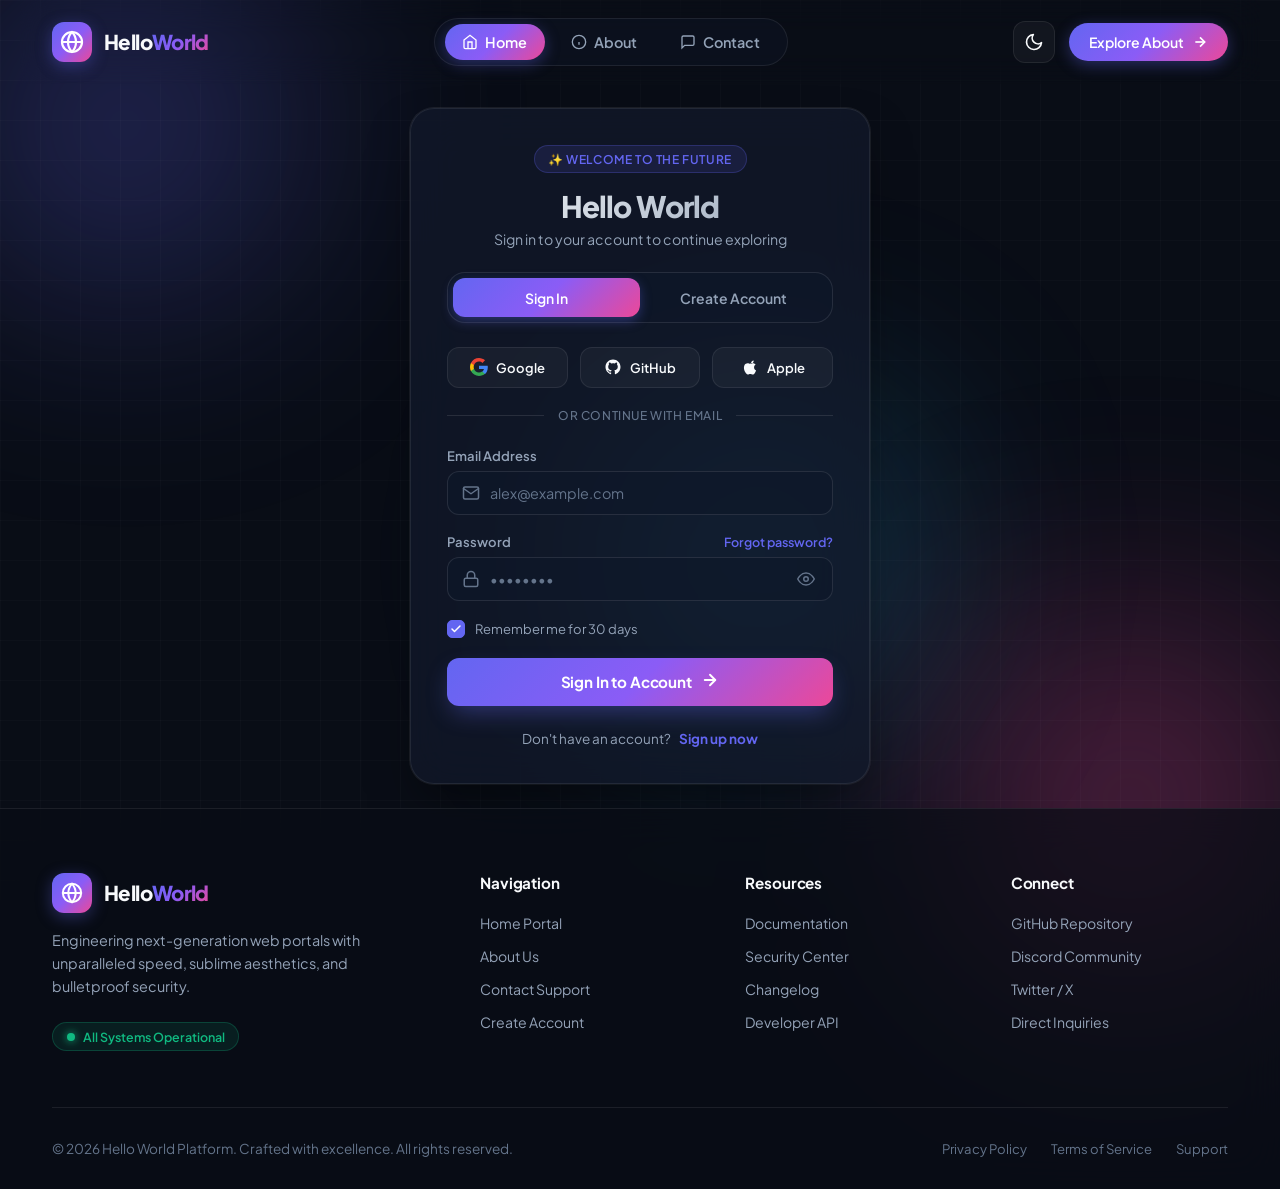
<file: index.html>
<!DOCTYPE html>
<html lang="en">
<head>
    <meta charset="UTF-8">
    <meta http-equiv="refresh" content="0; url=hello_world.html">
    <title>Redirecting to Hello World...</title>
    <script>
        window.location.href = "hello_world.html";
    </script>
</head>
<body style="background-color: #090d16; color: #f8fafc; font-family: sans-serif; display: flex; align-items: center; justify-content: center; height: 100vh; margin: 0;">
    <p>Loading <a href="hello_world.html" style="color: #6366f1;">hello_world.html</a>...</p>
</body>
</html>
</file>
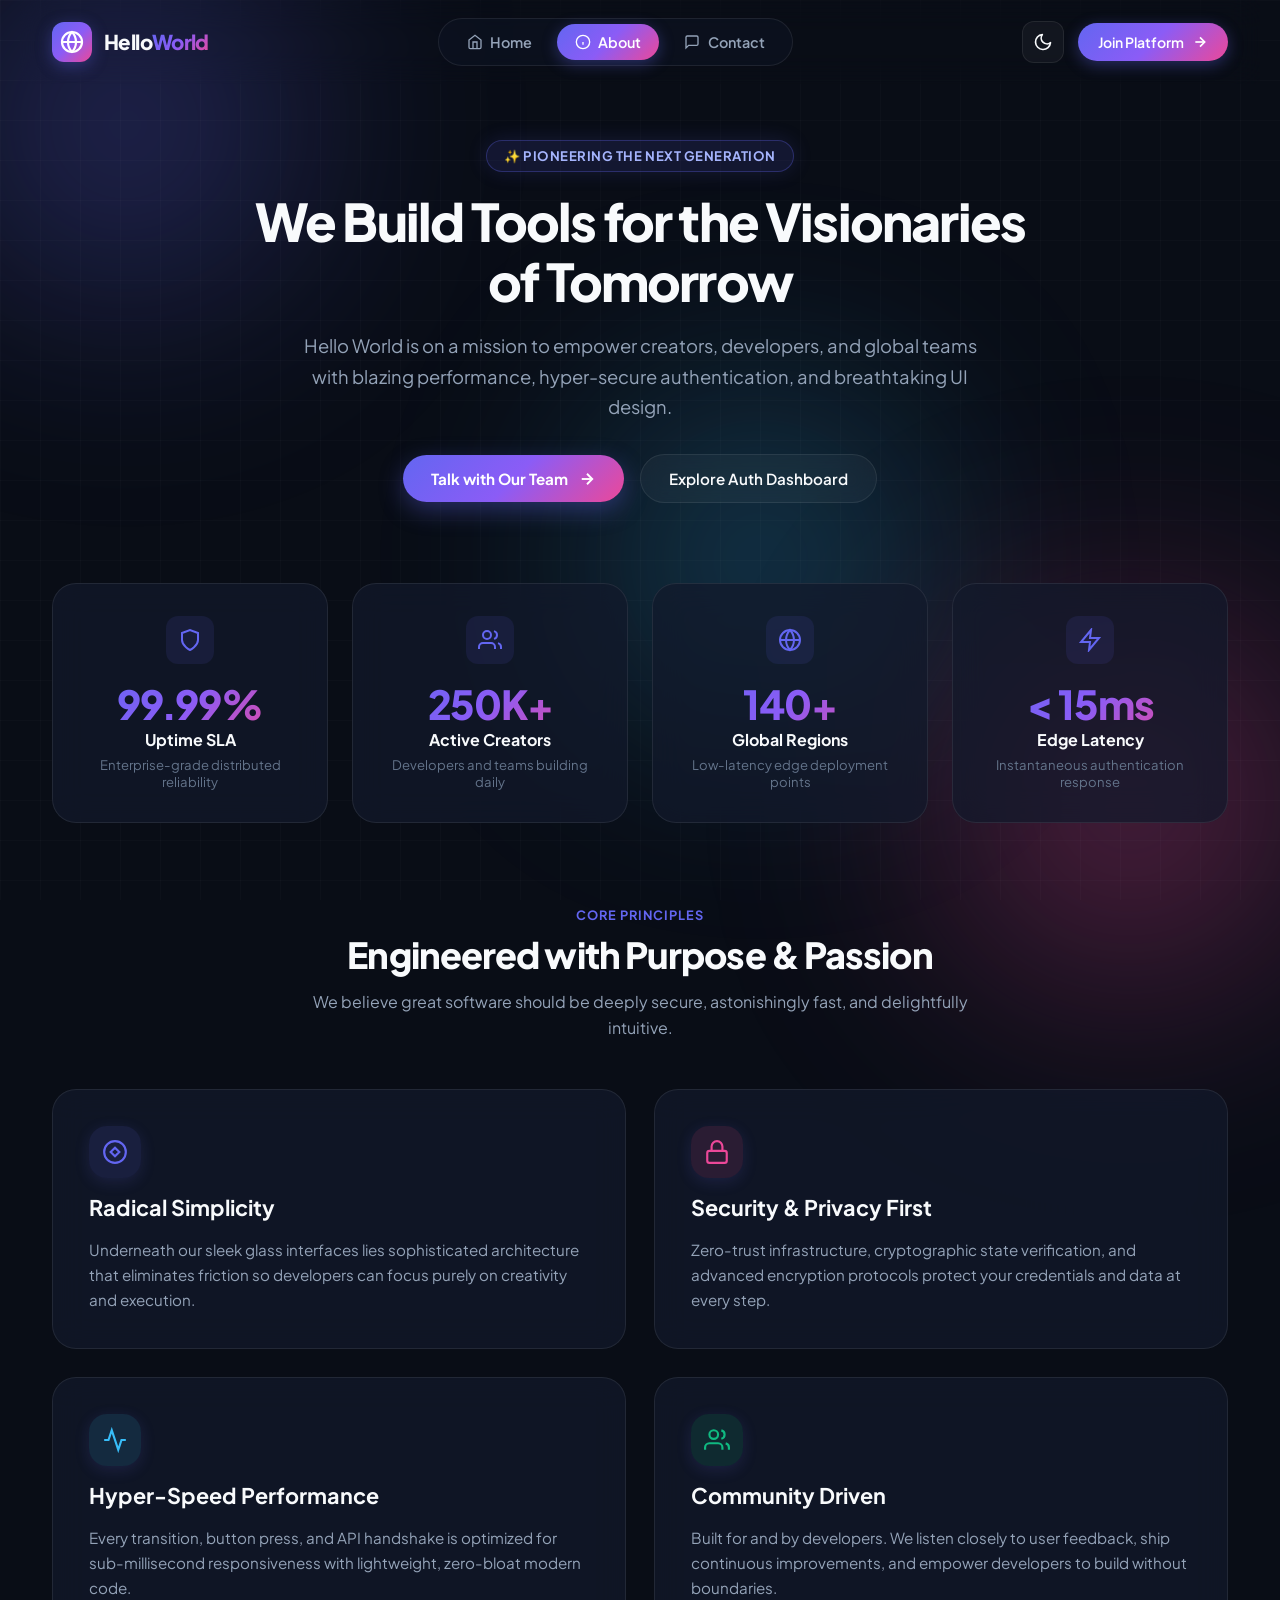
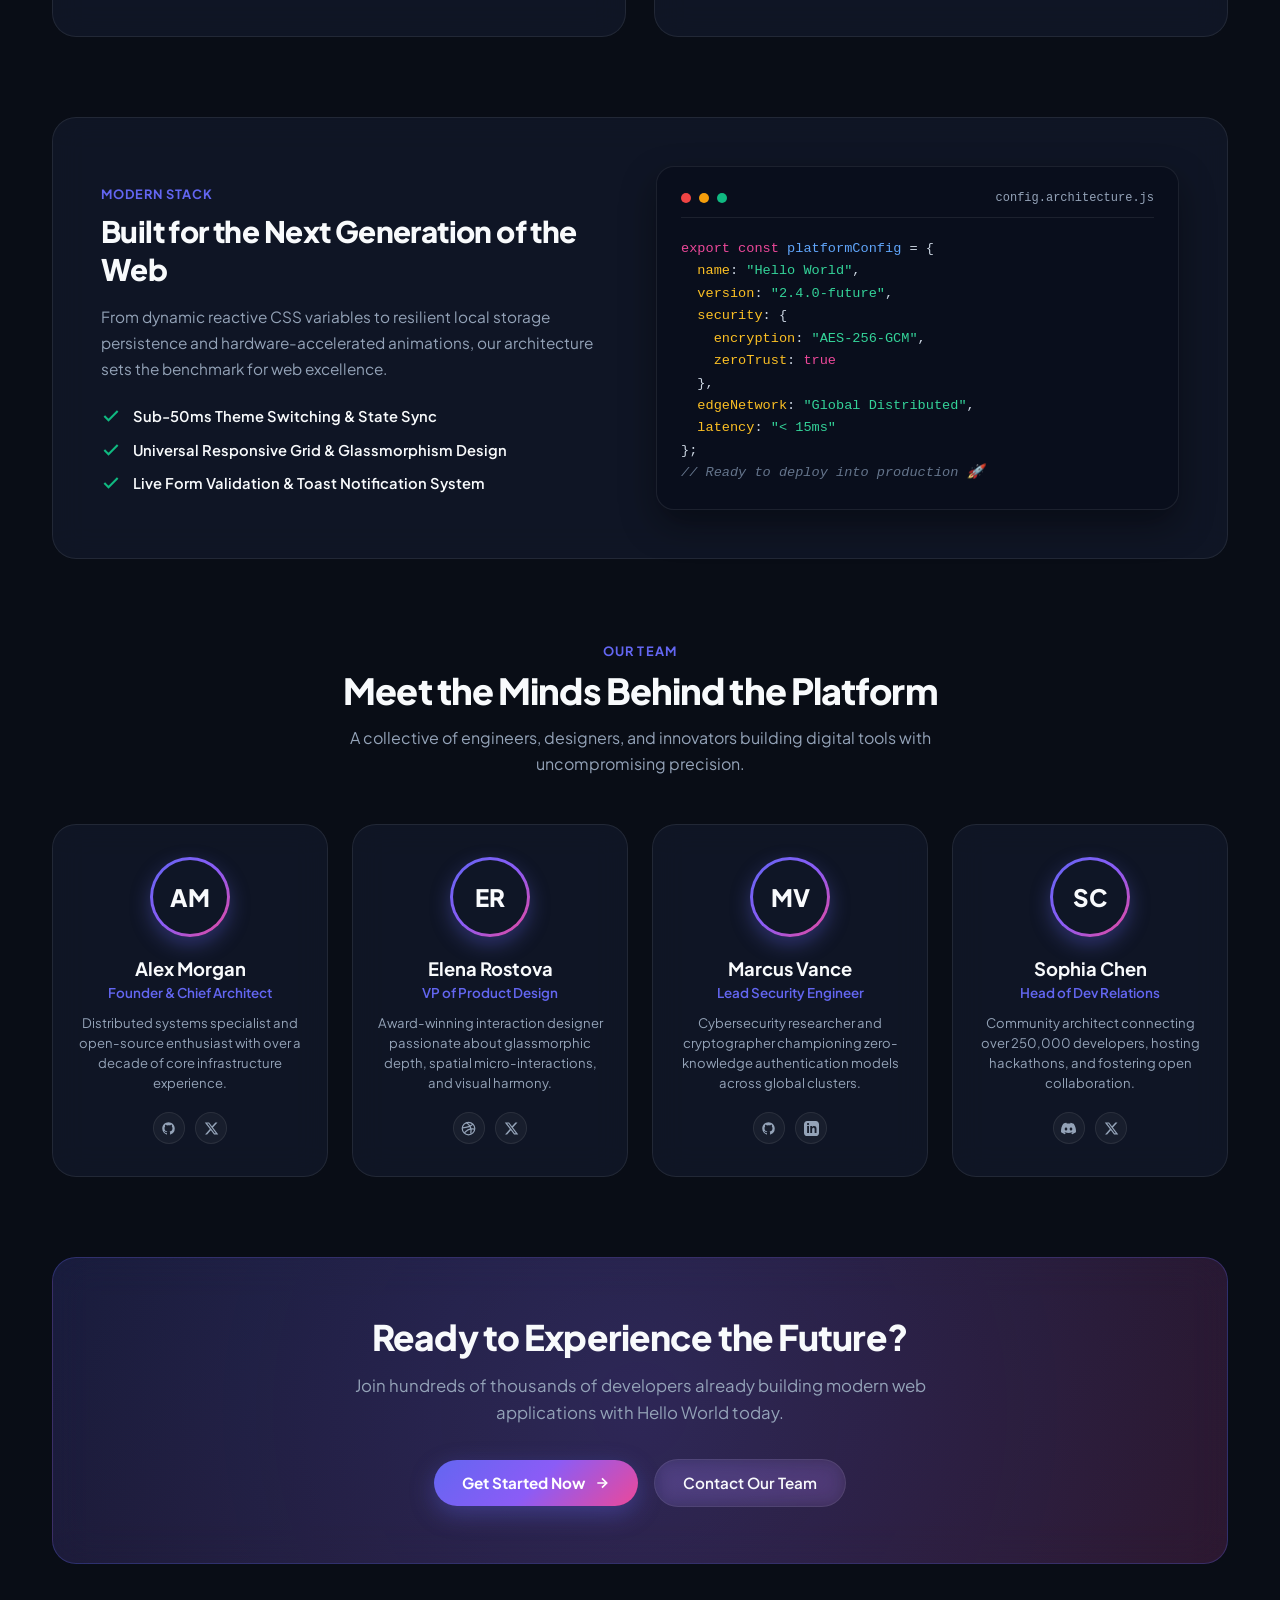
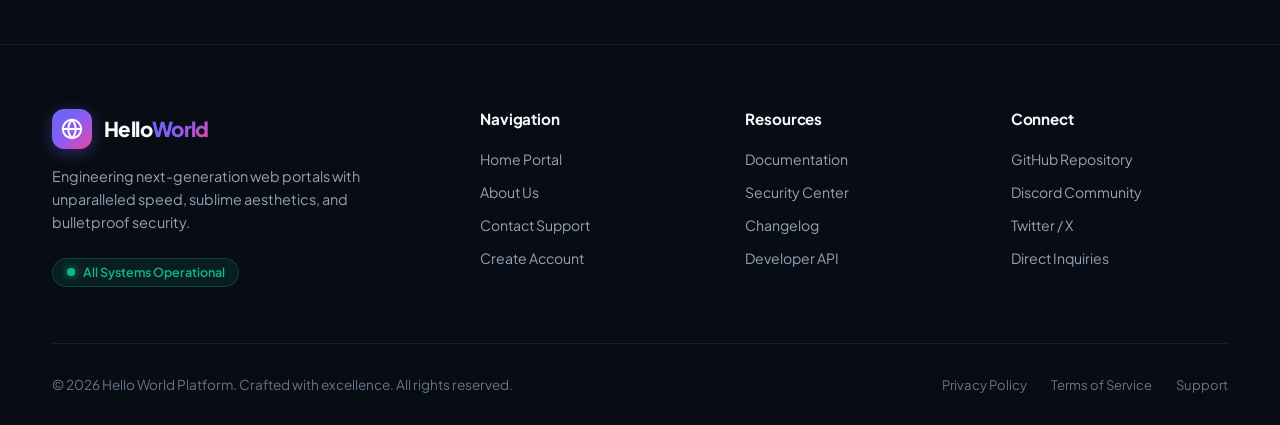
<file: about.html>
<!DOCTYPE html>
<html lang="en">
<head>
    <meta charset="UTF-8">
    <meta name="viewport" content="width=device-width, initial-scale=1.0">
    <meta name="description" content="About Hello World - Discover our mission, core values, technology stack, and the visionary team behind the platform.">
    <title>About Us • Hello World</title>
    <!-- Google Fonts -->
    <link rel="preconnect" href="https://fonts.googleapis.com">
    <link rel="preconnect" href="https://fonts.gstatic.com" crossorigin>
    <link href="https://fonts.googleapis.com/css2?family=Plus+Jakarta+Sans:wght@300;400;500;600;700;800&display=swap" rel="stylesheet">
    <link rel="stylesheet" href="style.css">
</head>
<body class="dark-theme">
    <!-- Ambient Background Effects -->
    <div class="ambient-glow glow-1"></div>
    <div class="ambient-glow glow-2"></div>
    <div class="ambient-glow glow-3"></div>
    <div class="grid-overlay"></div>

    <!-- Top Navigation Header -->
    <header class="top-nav">
        <a href="hello_world.html" class="brand" title="Hello World Home">
            <div class="brand-icon">
                <svg width="24" height="24" viewBox="0 0 24 24" fill="none" stroke="currentColor" stroke-width="2.2" stroke-linecap="round" stroke-linejoin="round">
                    <circle cx="12" cy="12" r="10"></circle>
                    <path d="M12 2a14.5 14.5 0 0 0 0 20 14.5 14.5 0 0 0 0-20"></path>
                    <path d="M2 12h20"></path>
                </svg>
            </div>
            <span class="brand-text">Hello<span class="highlight">World</span></span>
        </a>

        <!-- Desktop Navigation Links -->
        <nav class="nav-links">
            <a href="hello_world.html" class="nav-link">
                <svg class="nav-icon" viewBox="0 0 24 24" fill="none" stroke-width="2">
                    <path d="M3 9l9-7 9 7v11a2 2 0 0 1-2 2H5a2 2 0 0 1-2-2z"></path>
                    <polyline points="9 22 9 12 15 12 15 22"></polyline>
                </svg>
                <span>Home</span>
            </a>
            <a href="about.html" class="nav-link active">
                <svg class="nav-icon" viewBox="0 0 24 24" fill="none" stroke-width="2">
                    <circle cx="12" cy="12" r="10"></circle>
                    <line x1="12" y1="16" x2="12" y2="12"></line>
                    <line x1="12" y1="8" x2="12.01" y2="8"></line>
                </svg>
                <span>About</span>
            </a>
            <a href="contact.html" class="nav-link">
                <svg class="nav-icon" viewBox="0 0 24 24" fill="none" stroke-width="2">
                    <path d="M21 15a2 2 0 0 1-2 2H7l-4 4V5a2 2 0 0 1 2-2h14a2 2 0 0 1 2 2z"></path>
                </svg>
                <span>Contact</span>
            </a>
        </nav>

        <!-- Navigation Actions -->
        <div class="nav-actions">
            <button id="theme-toggle" class="theme-toggle-btn" aria-label="Toggle light or dark theme" title="Toggle theme">
                <svg class="sun-icon" width="20" height="20" viewBox="0 0 24 24" fill="none" stroke="currentColor" stroke-width="2" stroke-linecap="round" stroke-linejoin="round">
                    <circle cx="12" cy="12" r="5"></circle>
                    <line x1="12" y1="1" x2="12" y2="3"></line>
                    <line x1="12" y1="21" x2="12" y2="23"></line>
                    <line x1="4.22" y1="4.22" x2="5.64" y2="5.64"></line>
                    <line x1="18.36" y1="18.36" x2="19.78" y2="19.78"></line>
                    <line x1="1" y1="12" x2="3" y2="12"></line>
                    <line x1="21" y1="12" x2="23" y2="12"></line>
                    <line x1="4.22" y1="19.78" x2="5.64" y2="18.36"></line>
                    <line x1="18.36" y1="5.64" x2="19.78" y2="4.22"></line>
                </svg>
                <svg class="moon-icon" width="20" height="20" viewBox="0 0 24 24" fill="none" stroke="currentColor" stroke-width="2" stroke-linecap="round" stroke-linejoin="round">
                    <path d="M21 12.79A9 9 0 1 1 11.21 3 7 7 0 0 0 21 12.79z"></path>
                </svg>
            </button>

            <a href="hello_world.html" class="nav-cta-btn">
                <span>Join Platform</span>
                <svg width="16" height="16" viewBox="0 0 24 24" fill="none" stroke="currentColor" stroke-width="2.5">
                    <line x1="5" y1="12" x2="19" y2="12"></line>
                    <polyline points="12 5 19 12 12 19"></polyline>
                </svg>
            </a>

            <!-- Mobile Menu Toggle Button -->
            <button class="mobile-menu-btn" id="mobile-menu-btn" aria-label="Open mobile navigation menu">
                <svg viewBox="0 0 24 24" fill="none" stroke="currentColor" stroke-width="2">
                    <line x1="3" y1="12" x2="21" y2="12"></line>
                    <line x1="3" y1="6" x2="21" y2="6"></line>
                    <line x1="3" y1="18" x2="21" y2="18"></line>
                </svg>
            </button>
        </div>
    </header>

    <!-- Mobile Navigation Drawer -->
    <div class="mobile-nav-drawer" id="mobile-nav-drawer">
        <a href="hello_world.html" class="mobile-nav-link">
            <svg width="18" height="18" viewBox="0 0 24 24" fill="none" stroke="currentColor" stroke-width="2">
                <path d="M3 9l9-7 9 7v11a2 2 0 0 1-2 2H5a2 2 0 0 1-2-2z"></path>
            </svg>
            <span>Home Portal</span>
        </a>
        <a href="about.html" class="mobile-nav-link active">
            <svg width="18" height="18" viewBox="0 0 24 24" fill="none" stroke="currentColor" stroke-width="2">
                <circle cx="12" cy="12" r="10"></circle>
                <line x1="12" y1="16" x2="12" y2="12"></line>
                <line x1="12" y1="8" x2="12.01" y2="8"></line>
            </svg>
            <span>About Us</span>
        </a>
        <a href="contact.html" class="mobile-nav-link">
            <svg width="18" height="18" viewBox="0 0 24 24" fill="none" stroke="currentColor" stroke-width="2">
                <path d="M21 15a2 2 0 0 1-2 2H7l-4 4V5a2 2 0 0 1 2-2h14a2 2 0 0 1 2 2z"></path>
            </svg>
            <span>Contact Support</span>
        </a>
        <a href="hello_world.html" class="mobile-nav-cta">Sign In / Register</a>
    </div>

    <!-- Main Content Container -->
    <main class="page-container">
        <!-- Hero Section -->
        <section class="hero-section">
            <div class="hero-badge">✨ Pioneering The Next Generation</div>
            <h1 class="hero-title">We Build Tools for the <span class="highlight">Visionaries</span> of Tomorrow</h1>
            <p class="hero-subtitle">
                Hello World is on a mission to empower creators, developers, and global teams with blazing performance, hyper-secure authentication, and breathtaking UI design.
            </p>
            <div class="hero-actions">
                <a href="contact.html" class="btn-primary-glow">
                    <span>Talk with Our Team</span>
                    <svg width="18" height="18" viewBox="0 0 24 24" fill="none" stroke="currentColor" stroke-width="2.5">
                        <line x1="5" y1="12" x2="19" y2="12"></line>
                        <polyline points="12 5 19 12 12 19"></polyline>
                    </svg>
                </a>
                <a href="hello_world.html" class="btn-secondary-glass">
                    <span>Explore Auth Dashboard</span>
                </a>
            </div>
        </section>

        <!-- Key Metrics / Statistics Section -->
        <section class="stats-section">
            <div class="stats-grid">
                <div class="stat-card">
                    <div class="stat-icon">
                        <svg width="24" height="24" viewBox="0 0 24 24" fill="none" stroke="currentColor" stroke-width="2">
                            <path d="M12 22s8-4 8-10V5l-8-3-8 3v7c0 6 8 10 8 10z"></path>
                        </svg>
                    </div>
                    <div class="stat-num">99.99%</div>
                    <div class="stat-label">Uptime SLA</div>
                    <div class="stat-desc">Enterprise-grade distributed reliability</div>
                </div>

                <div class="stat-card">
                    <div class="stat-icon">
                        <svg width="24" height="24" viewBox="0 0 24 24" fill="none" stroke="currentColor" stroke-width="2">
                            <path d="M17 21v-2a4 4 0 0 0-4-4H5a4 4 0 0 0-4 4v2"></path>
                            <circle cx="9" cy="7" r="4"></circle>
                            <path d="M23 21v-2a4 4 0 0 0-3-3.87"></path>
                            <path d="M16 3.13a4 4 0 0 1 0 7.75"></path>
                        </svg>
                    </div>
                    <div class="stat-num">250K+</div>
                    <div class="stat-label">Active Creators</div>
                    <div class="stat-desc">Developers and teams building daily</div>
                </div>

                <div class="stat-card">
                    <div class="stat-icon">
                        <svg width="24" height="24" viewBox="0 0 24 24" fill="none" stroke="currentColor" stroke-width="2">
                            <circle cx="12" cy="12" r="10"></circle>
                            <line x1="2" y1="12" x2="22" y2="12"></line>
                            <path d="M12 2a15.3 15.3 0 0 1 4 10 15.3 15.3 0 0 1-4 10 15.3 15.3 0 0 1-4-10 15.3 15.3 0 0 1 4-10z"></path>
                        </svg>
                    </div>
                    <div class="stat-num">140+</div>
                    <div class="stat-label">Global Regions</div>
                    <div class="stat-desc">Low-latency edge deployment points</div>
                </div>

                <div class="stat-card">
                    <div class="stat-icon">
                        <svg width="24" height="24" viewBox="0 0 24 24" fill="none" stroke="currentColor" stroke-width="2">
                            <polygon points="13 2 3 14 12 14 11 22 21 10 12 10 13 2"></polygon>
                        </svg>
                    </div>
                    <div class="stat-num">&lt; 15ms</div>
                    <div class="stat-label">Edge Latency</div>
                    <div class="stat-desc">Instantaneous authentication response</div>
                </div>
            </div>
        </section>

        <!-- Our Mission & Core Principles -->
        <section class="values-section">
            <div class="section-header">
                <span class="section-badge">Core Principles</span>
                <h2 class="section-title">Engineered with Purpose & Passion</h2>
                <p class="section-subtitle">We believe great software should be deeply secure, astonishingly fast, and delightfully intuitive.</p>
            </div>

            <div class="values-grid">
                <div class="value-card">
                    <div class="value-icon-box">
                        <svg width="26" height="26" viewBox="0 0 24 24" fill="none" stroke="currentColor" stroke-width="2">
                            <circle cx="12" cy="12" r="10"></circle>
                            <polygon points="12 8 8 12 12 16 16 12 12 8"></polygon>
                        </svg>
                    </div>
                    <h3 class="value-title">Radical Simplicity</h3>
                    <p class="value-text">
                        Underneath our sleek glass interfaces lies sophisticated architecture that eliminates friction so developers can focus purely on creativity and execution.
                    </p>
                </div>

                <div class="value-card">
                    <div class="value-icon-box">
                        <svg width="26" height="26" viewBox="0 0 24 24" fill="none" stroke="currentColor" stroke-width="2">
                            <rect x="3" y="11" width="18" height="11" rx="2" ry="2"></rect>
                            <path d="M7 11V7a5 5 0 0 1 10 0v4"></path>
                        </svg>
                    </div>
                    <h3 class="value-title">Security & Privacy First</h3>
                    <p class="value-text">
                        Zero-trust infrastructure, cryptographic state verification, and advanced encryption protocols protect your credentials and data at every step.
                    </p>
                </div>

                <div class="value-card">
                    <div class="value-icon-box">
                        <svg width="26" height="26" viewBox="0 0 24 24" fill="none" stroke="currentColor" stroke-width="2">
                            <path d="M22 12h-4l-3 9L9 3l-3 9H2"></path>
                        </svg>
                    </div>
                    <h3 class="value-title">Hyper-Speed Performance</h3>
                    <p class="value-text">
                        Every transition, button press, and API handshake is optimized for sub-millisecond responsiveness with lightweight, zero-bloat modern code.
                    </p>
                </div>

                <div class="value-card">
                    <div class="value-icon-box">
                        <svg width="26" height="26" viewBox="0 0 24 24" fill="none" stroke="currentColor" stroke-width="2">
                            <path d="M17 21v-2a4 4 0 0 0-4-4H5a4 4 0 0 0-4 4v2"></path>
                            <circle cx="9" cy="7" r="4"></circle>
                            <path d="M23 21v-2a4 4 0 0 0-3-3.87"></path>
                            <path d="M16 3.13a4 4 0 0 1 0 7.75"></path>
                        </svg>
                    </div>
                    <h3 class="value-title">Community Driven</h3>
                    <p class="value-text">
                        Built for and by developers. We listen closely to user feedback, ship continuous improvements, and empower developers to build without boundaries.
                    </p>
                </div>
            </div>
        </section>

        <!-- Technology Matrix Section -->
        <section class="tech-section">
            <div class="tech-matrix">
                <div class="tech-info">
                    <span class="section-badge">Modern Stack</span>
                    <h3>Built for the Next Generation of the Web</h3>
                    <p>
                        From dynamic reactive CSS variables to resilient local storage persistence and hardware-accelerated animations, our architecture sets the benchmark for web excellence.
                    </p>
                    <div class="tech-features-list">
                        <div class="tech-feature-item">
                            <svg viewBox="0 0 24 24" fill="none" stroke="currentColor" stroke-width="2.5">
                                <polyline points="20 6 9 17 4 12"></polyline>
                            </svg>
                            <span>Sub-50ms Theme Switching & State Sync</span>
                        </div>
                        <div class="tech-feature-item">
                            <svg viewBox="0 0 24 24" fill="none" stroke="currentColor" stroke-width="2.5">
                                <polyline points="20 6 9 17 4 12"></polyline>
                            </svg>
                            <span>Universal Responsive Grid & Glassmorphism Design</span>
                        </div>
                        <div class="tech-feature-item">
                            <svg viewBox="0 0 24 24" fill="none" stroke="currentColor" stroke-width="2.5">
                                <polyline points="20 6 9 17 4 12"></polyline>
                            </svg>
                            <span>Live Form Validation & Toast Notification System</span>
                        </div>
                    </div>
                </div>

                <div class="tech-code-preview">
                    <div class="code-header">
                        <span class="code-dot dot-red"></span>
                        <span class="code-dot dot-yellow"></span>
                        <span class="code-dot dot-green"></span>
                        <span class="code-filename">config.architecture.js</span>
                    </div>
                    <div class="code-lines">
                        <p><span class="code-keyword">export const</span> <span class="code-fn">platformConfig</span> = {</p>
                        <p>&nbsp;&nbsp;<span class="code-prop">name</span>: <span class="code-str">"Hello World"</span>,</p>
                        <p>&nbsp;&nbsp;<span class="code-prop">version</span>: <span class="code-str">"2.4.0-future"</span>,</p>
                        <p>&nbsp;&nbsp;<span class="code-prop">security</span>: {</p>
                        <p>&nbsp;&nbsp;&nbsp;&nbsp;<span class="code-prop">encryption</span>: <span class="code-str">"AES-256-GCM"</span>,</p>
                        <p>&nbsp;&nbsp;&nbsp;&nbsp;<span class="code-prop">zeroTrust</span>: <span class="code-keyword">true</span></p>
                        <p>&nbsp;&nbsp;},</p>
                        <p>&nbsp;&nbsp;<span class="code-prop">edgeNetwork</span>: <span class="code-str">"Global Distributed"</span>,</p>
                        <p>&nbsp;&nbsp;<span class="code-prop">latency</span>: <span class="code-str">"&lt; 15ms"</span></p>
                        <p>};</p>
                        <p class="code-comment">// Ready to deploy into production 🚀</p>
                    </div>
                </div>
            </div>
        </section>

        <!-- Leadership & Team Section -->
        <section class="team-section">
            <div class="section-header">
                <span class="section-badge">Our Team</span>
                <h2 class="section-title">Meet the Minds Behind the Platform</h2>
                <p class="section-subtitle">A collective of engineers, designers, and innovators building digital tools with uncompromising precision.</p>
            </div>

            <div class="team-grid">
                <div class="team-card">
                    <div class="team-avatar-box">
                        <div class="team-avatar-inner">AM</div>
                    </div>
                    <h3 class="team-name">Alex Morgan</h3>
                    <div class="team-role">Founder & Chief Architect</div>
                    <p class="team-bio">Distributed systems specialist and open-source enthusiast with over a decade of core infrastructure experience.</p>
                    <div class="team-socials">
                        <a href="https://github.com" target="_blank" rel="noopener noreferrer" class="team-social-btn" title="GitHub" aria-label="GitHub">
                            <svg width="15" height="15" viewBox="0 0 24 24" fill="currentColor">
                                <path fill-rule="evenodd" clip-rule="evenodd" d="M12 2C6.477 2 2 6.484 2 12.017c0 4.425 2.865 8.18 6.839 9.504.5.092.682-.217.682-.483 0-.237-.008-.868-.013-1.703-2.782.605-3.369-1.343-3.369-1.343-.454-1.158-1.11-1.466-1.11-1.466-.908-.62.069-.608.069-.608 1.003.07 1.53 1.032 1.53 1.032.892 1.53 2.341 1.088 2.91.832.092-.647.35-1.088.636-1.338-2.22-.253-4.555-1.113-4.555-4.951 0-1.093.39-1.988 1.029-2.688-.103-.253-.446-1.272.098-2.65 0 0 .84-.27 2.75 1.026A9.564 9.564 0 0112 6.844c.85.004 1.705.115 2.504.337 1.909-1.296 2.747-1.027 2.747-1.027.546 1.379.202 2.398.1 2.651.64.7 1.028 1.595 1.028 2.688 0 3.848-2.339 4.695-4.566 4.943.359.309.678.92.678 1.855 0 1.338-.012 2.419-.012 2.747 0 .268.18.58.688.482A10.019 10.019 0 0022 12.017C22 6.484 17.522 2 12 2z"/>
                            </svg>
                        </a>
                        <a href="https://twitter.com" target="_blank" rel="noopener noreferrer" class="team-social-btn" title="Twitter / X" aria-label="Twitter">
                            <svg width="15" height="15" viewBox="0 0 24 24" fill="currentColor">
                                <path d="M18.244 2.25h3.308l-7.227 8.26 8.502 11.24H16.17l-5.214-6.817L4.99 21.75H1.68l7.73-8.835L1.254 2.25H8.08l4.713 6.231zm-1.161 17.52h1.833L7.084 4.126H5.117z"/>
                            </svg>
                        </a>
                    </div>
                </div>

                <div class="team-card">
                    <div class="team-avatar-box">
                        <div class="team-avatar-inner">ER</div>
                    </div>
                    <h3 class="team-name">Elena Rostova</h3>
                    <div class="team-role">VP of Product Design</div>
                    <p class="team-bio">Award-winning interaction designer passionate about glassmorphic depth, spatial micro-interactions, and visual harmony.</p>
                    <div class="team-socials">
                        <a href="https://dribbble.com" target="_blank" rel="noopener noreferrer" class="team-social-btn" title="Dribbble" aria-label="Dribbble">
                            <svg width="15" height="15" viewBox="0 0 24 24" fill="none" stroke="currentColor" stroke-width="2">
                                <circle cx="12" cy="12" r="10"></circle>
                                <path d="M19.13 5.09C15.22 9.14 10 10.44 2.25 10.94"></path>
                                <path d="M21.75 12.84c-6.62-1.41-12.14 1-16.38 6.32"></path>
                                <path d="M8.5 2.5a16.63 16.63 0 0 1 7.15 17.7"></path>
                            </svg>
                        </a>
                        <a href="https://twitter.com" target="_blank" rel="noopener noreferrer" class="team-social-btn" title="Twitter / X" aria-label="Twitter">
                            <svg width="15" height="15" viewBox="0 0 24 24" fill="currentColor">
                                <path d="M18.244 2.25h3.308l-7.227 8.26 8.502 11.24H16.17l-5.214-6.817L4.99 21.75H1.68l7.73-8.835L1.254 2.25H8.08l4.713 6.231zm-1.161 17.52h1.833L7.084 4.126H5.117z"/>
                            </svg>
                        </a>
                    </div>
                </div>

                <div class="team-card">
                    <div class="team-avatar-box">
                        <div class="team-avatar-inner">MV</div>
                    </div>
                    <h3 class="team-name">Marcus Vance</h3>
                    <div class="team-role">Lead Security Engineer</div>
                    <p class="team-bio">Cybersecurity researcher and cryptographer championing zero-knowledge authentication models across global clusters.</p>
                    <div class="team-socials">
                        <a href="https://github.com" target="_blank" rel="noopener noreferrer" class="team-social-btn" title="GitHub" aria-label="GitHub">
                            <svg width="15" height="15" viewBox="0 0 24 24" fill="currentColor">
                                <path fill-rule="evenodd" clip-rule="evenodd" d="M12 2C6.477 2 2 6.484 2 12.017c0 4.425 2.865 8.18 6.839 9.504.5.092.682-.217.682-.483 0-.237-.008-.868-.013-1.703-2.782.605-3.369-1.343-3.369-1.343-.454-1.158-1.11-1.466-1.11-1.466-.908-.62.069-.608.069-.608 1.003.07 1.53 1.032 1.53 1.032.892 1.53 2.341 1.088 2.91.832.092-.647.35-1.088.636-1.338-2.22-.253-4.555-1.113-4.555-4.951 0-1.093.39-1.988 1.029-2.688-.103-.253-.446-1.272.098-2.65 0 0 .84-.27 2.75 1.026A9.564 9.564 0 0112 6.844c.85.004 1.705.115 2.504.337 1.909-1.296 2.747-1.027 2.747-1.027.546 1.379.202 2.398.1 2.651.64.7 1.028 1.595 1.028 2.688 0 3.848-2.339 4.695-4.566 4.943.359.309.678.92.678 1.855 0 1.338-.012 2.419-.012 2.747 0 .268.18.58.688.482A10.019 10.019 0 0022 12.017C22 6.484 17.522 2 12 2z"/>
                            </svg>
                        </a>
                        <a href="https://linkedin.com" target="_blank" rel="noopener noreferrer" class="team-social-btn" title="LinkedIn" aria-label="LinkedIn">
                            <svg width="15" height="15" viewBox="0 0 24 24" fill="currentColor">
                                <path d="M19 0h-14c-2.761 0-5 2.239-5 5v14c0 2.761 2.239 5 5 5h14c2.762 0 5-2.239 5-5v-14c0-2.761-2.238-5-5-5zm-11 19h-3v-11h3v11zm-1.5-12.268c-.966 0-1.75-.79-1.75-1.764s.784-1.764 1.75-1.764 1.75.79 1.75 1.764-.783 1.764-1.75 1.764zm13.5 12.268h-3v-5.604c0-3.368-4-3.113-4 0v5.604h-3v-11h3v1.765c1.396-2.586 7-2.777 7 2.476v6.759z"/>
                            </svg>
                        </a>
                    </div>
                </div>

                <div class="team-card">
                    <div class="team-avatar-box">
                        <div class="team-avatar-inner">SC</div>
                    </div>
                    <h3 class="team-name">Sophia Chen</h3>
                    <div class="team-role">Head of Dev Relations</div>
                    <p class="team-bio">Community architect connecting over 250,000 developers, hosting hackathons, and fostering open collaboration.</p>
                    <div class="team-socials">
                        <a href="https://discord.com" target="_blank" rel="noopener noreferrer" class="team-social-btn" title="Discord" aria-label="Discord">
                            <svg width="15" height="15" viewBox="0 0 24 24" fill="currentColor">
                                <path d="M20.317 4.37a19.791 19.791 0 0 0-4.885-1.515.074.074 0 0 0-.079.037c-.21.375-.444.864-.608 1.25a18.27 18.27 0 0 0-5.487 0 12.64 12.64 0 0 0-.617-1.25.077.077 0 0 0-.079-.037A19.736 19.736 0 0 0 3.677 4.37a.07.07 0 0 0-.032.027C.533 9.046-.32 13.58.099 18.057a.082.082 0 0 0 .031.057 19.9 19.9 0 0 0 5.993 3.03.078.078 0 0 0 .084-.028c.462-.63.874-1.295 1.226-1.994.021-.041.001-.09-.041-.106a13.107 13.107 0 0 1-1.872-.892.077.077 0 0 1-.008-.128 10.2 10.2 0 0 0 .372-.292.074.074 0 0 1 .077-.01c3.929 1.793 8.18 1.793 12.061 0a.074.074 0 0 1 .078.01c.12.098.246.198.373.292a.077.077 0 0 1-.006.127 12.299 12.299 0 0 1-1.873.893.077.077 0 0 0-.041.107c.36.698.772 1.362 1.225 1.993a.076.076 0 0 0 .084.028 19.839 19.839 0 0 0 6.002-3.03.077.077 0 0 0 .032-.054c.5-5.177-.838-9.674-3.549-13.66a.061.061 0 0 0-.031-.028zM8.02 15.33c-1.183 0-2.157-1.085-2.157-2.419 0-1.333.956-2.419 2.157-2.419 1.21 0 2.176 1.096 2.157 2.42 0 1.333-.956 2.418-2.157 2.418zm7.975 0c-1.183 0-2.157-1.085-2.157-2.419 0-1.333.955-2.419 2.157-2.419 1.21 0 2.176 1.096 2.157 2.42 0 1.333-.946 2.418-2.157 2.418z"/>
                            </svg>
                        </a>
                        <a href="https://twitter.com" target="_blank" rel="noopener noreferrer" class="team-social-btn" title="Twitter / X" aria-label="Twitter">
                            <svg width="15" height="15" viewBox="0 0 24 24" fill="currentColor">
                                <path d="M18.244 2.25h3.308l-7.227 8.26 8.502 11.24H16.17l-5.214-6.817L4.99 21.75H1.68l7.73-8.835L1.254 2.25H8.08l4.713 6.231zm-1.161 17.52h1.833L7.084 4.126H5.117z"/>
                            </svg>
                        </a>
                    </div>
                </div>
            </div>
        </section>

        <!-- Interactive CTA Banner -->
        <section class="cta-banner">
            <div class="cta-banner-content">
                <h2 class="cta-banner-title">Ready to Experience the Future?</h2>
                <p class="cta-banner-desc">
                    Join hundreds of thousands of developers already building modern web applications with Hello World today.
                </p>
                <div class="hero-actions">
                    <a href="hello_world.html" class="btn-primary-glow">
                        <span>Get Started Now</span>
                        <svg width="16" height="16" viewBox="0 0 24 24" fill="none" stroke="currentColor" stroke-width="2.5">
                            <line x1="5" y1="12" x2="19" y2="12"></line>
                            <polyline points="12 5 19 12 12 19"></polyline>
                        </svg>
                    </a>
                    <a href="contact.html" class="btn-secondary-glass">
                        <span>Contact Our Team</span>
                    </a>
                </div>
            </div>
        </section>
    </main>

    <!-- Universal Site Footer -->
    <footer class="site-footer">
        <div class="footer-content">
            <div class="footer-grid">
                <!-- Column 1: Brand & Status -->
                <div class="footer-brand-col">
                    <a href="hello_world.html" class="brand">
                        <div class="brand-icon">
                            <svg width="22" height="22" viewBox="0 0 24 24" fill="none" stroke="currentColor" stroke-width="2.2" stroke-linecap="round" stroke-linejoin="round">
                                <circle cx="12" cy="12" r="10"></circle>
                                <path d="M12 2a14.5 14.5 0 0 0 0 20 14.5 14.5 0 0 0 0-20"></path>
                                <path d="M2 12h20"></path>
                            </svg>
                        </div>
                        <span class="brand-text">Hello<span class="highlight">World</span></span>
                    </a>
                    <p class="footer-brand-desc">
                        Engineering next-generation web portals with unparalleled speed, sublime aesthetics, and bulletproof security.
                    </p>
                    <div class="system-status-pill">
                        <span class="status-dot-pulse"></span>
                        <span>All Systems Operational</span>
                    </div>
                </div>

                <!-- Column 2: Navigation Links -->
                <div class="footer-col">
                    <h4>Navigation</h4>
                    <ul class="footer-links-list">
                        <li><a href="hello_world.html">Home Portal</a></li>
                        <li><a href="about.html">About Us</a></li>
                        <li><a href="contact.html">Contact Support</a></li>
                        <li><a href="hello_world.html#signup">Create Account</a></li>
                    </ul>
                </div>

                <!-- Column 3: Resources -->
                <div class="footer-col">
                    <h4>Resources</h4>
                    <ul class="footer-links-list">
                        <li><a href="#docs" onclick="event.preventDefault(); showToast('Documentation hub coming soon!', 'info')">Documentation</a></li>
                        <li><a href="#security" onclick="event.preventDefault(); showToast('Security whitepaper verified', 'info')">Security Center</a></li>
                        <li><a href="#changelog" onclick="event.preventDefault(); showToast('Version 2.4.0 active', 'info')">Changelog</a></li>
                        <li><a href="#api" onclick="event.preventDefault(); showToast('API access enabled', 'info')">Developer API</a></li>
                    </ul>
                </div>

                <!-- Column 4: Connect & Socials -->
                <div class="footer-col">
                    <h4>Connect</h4>
                    <ul class="footer-links-list">
                        <li><a href="https://github.com" target="_blank" rel="noopener noreferrer">GitHub Repository</a></li>
                        <li><a href="https://discord.com" target="_blank" rel="noopener noreferrer">Discord Community</a></li>
                        <li><a href="https://twitter.com" target="_blank" rel="noopener noreferrer">Twitter / X</a></li>
                        <li><a href="contact.html">Direct Inquiries</a></li>
                    </ul>
                </div>
            </div>

            <!-- Bottom Copyright & Policies -->
            <div class="footer-bottom">
                <div class="footer-copy">
                    &copy; 2026 Hello World Platform. Crafted with excellence. All rights reserved.
                </div>
                <div class="footer-bottom-links">
                    <a href="#privacy" onclick="event.preventDefault(); showToast('Privacy Policy: Zero data tracking', 'info')">Privacy Policy</a>
                    <a href="#terms" onclick="event.preventDefault(); showToast('Terms of Service: Standard open developer license', 'info')">Terms of Service</a>
                    <a href="contact.html">Support</a>
                </div>
            </div>
        </div>
    </footer>

    <!-- Toast Notification Container -->
    <div class="toast-container" id="toast-container"></div>

    <!-- Universal Script -->
    <script src="script.js"></script>
</body>
</html>
</file>
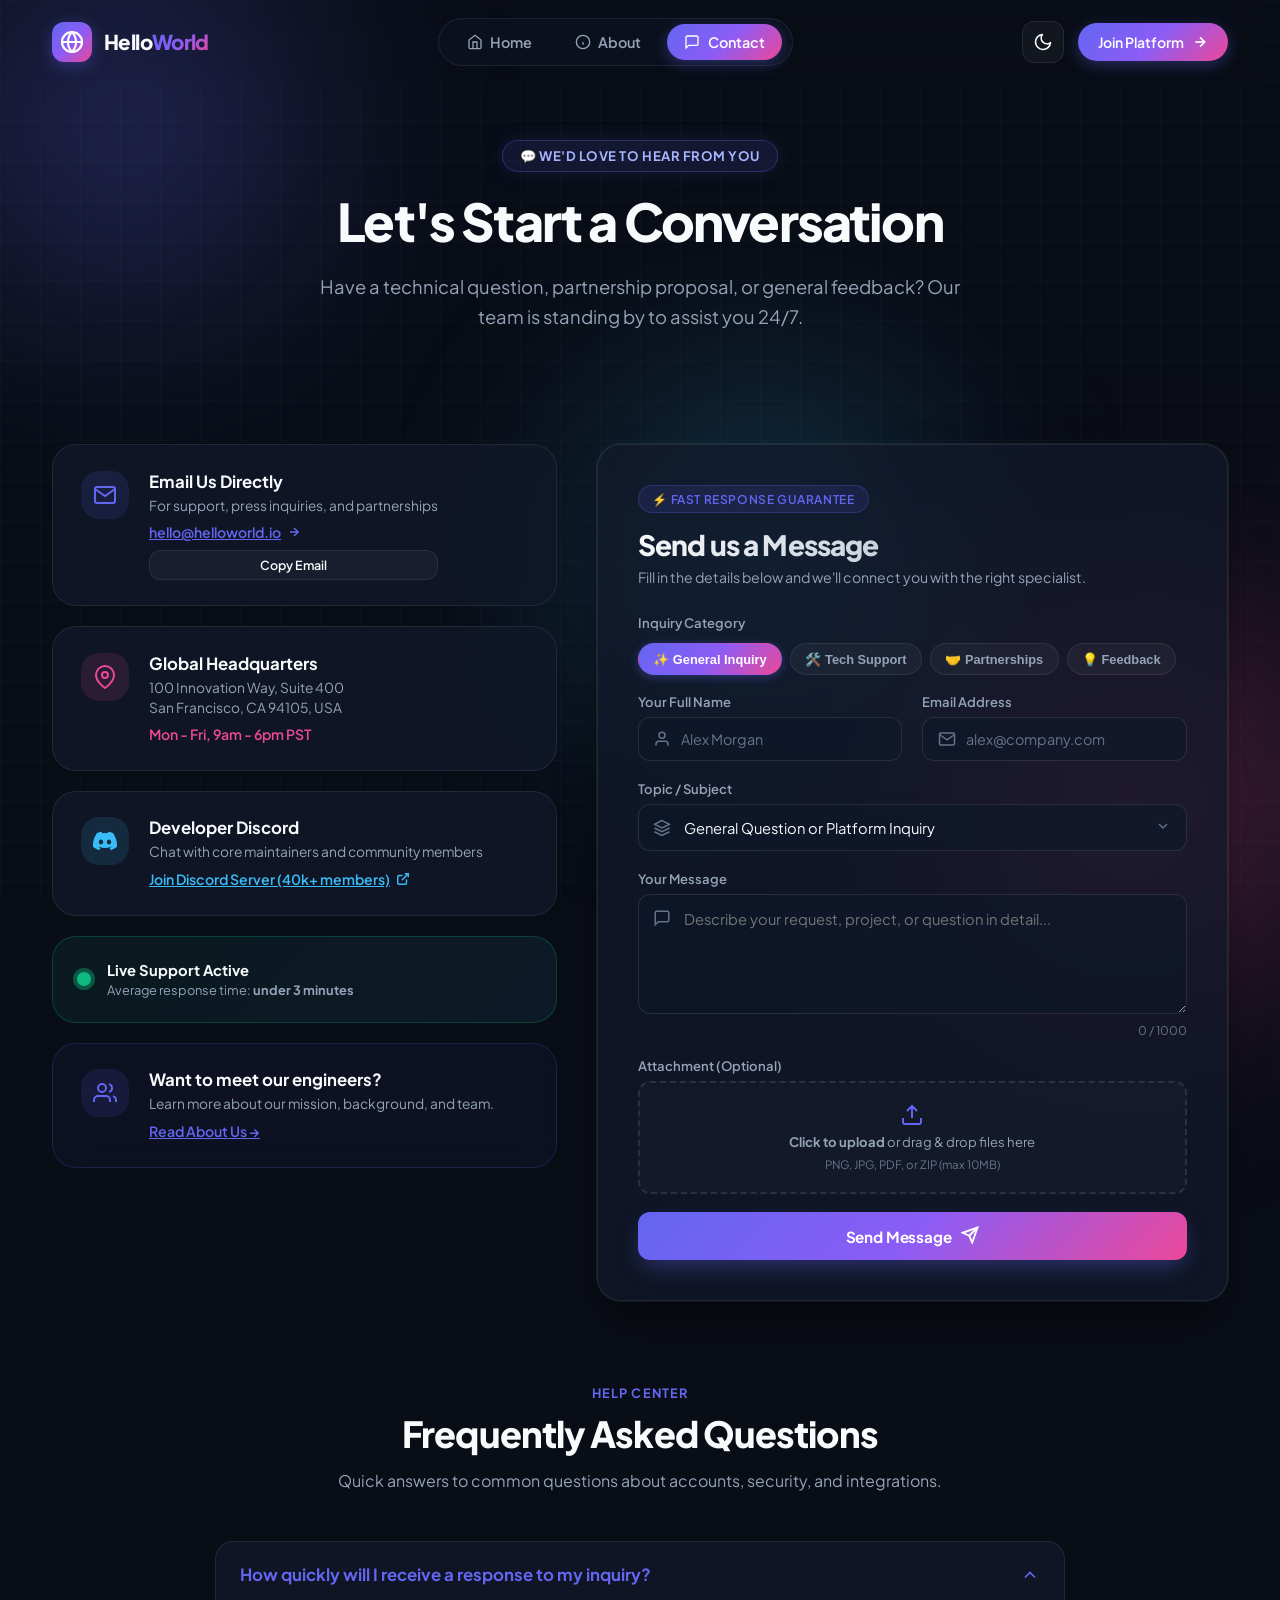
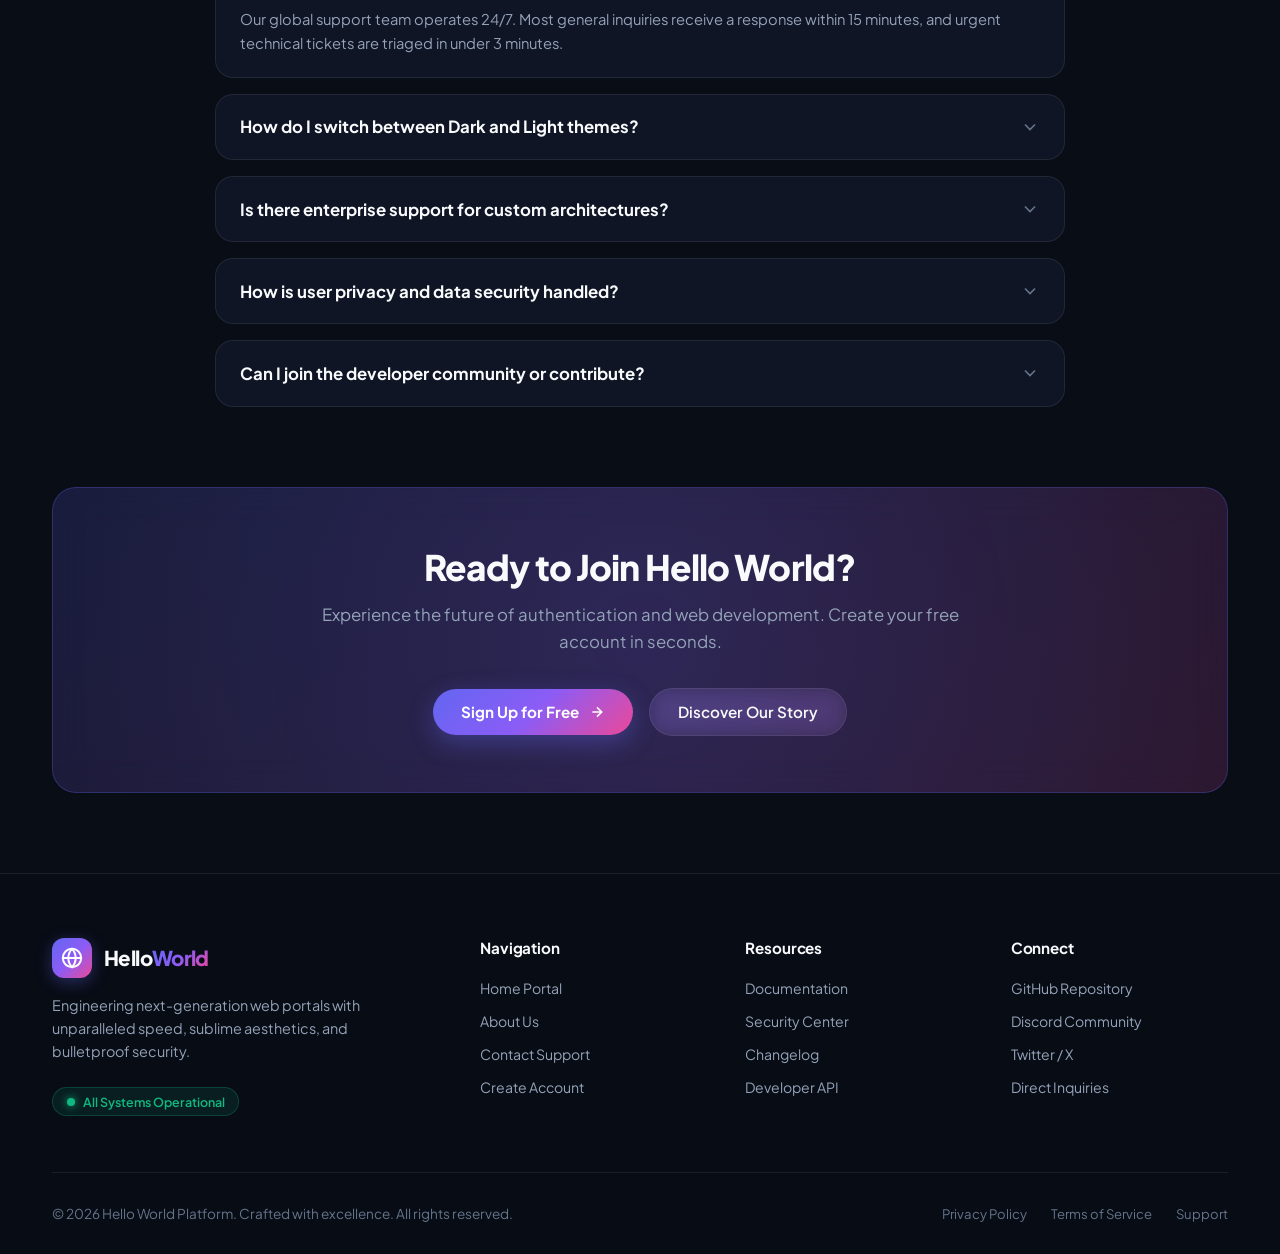
<file: contact.html>
<!DOCTYPE html>
<html lang="en">
<head>
    <meta charset="UTF-8">
    <meta name="viewport" content="width=device-width, initial-scale=1.0">
    <meta name="description" content="Contact Hello World - Get in touch with our team for technical support, partnership inquiries, and platform assistance.">
    <title>Contact Us • Hello World</title>
    <!-- Google Fonts -->
    <link rel="preconnect" href="https://fonts.googleapis.com">
    <link rel="preconnect" href="https://fonts.gstatic.com" crossorigin>
    <link href="https://fonts.googleapis.com/css2?family=Plus+Jakarta+Sans:wght@300;400;500;600;700;800&display=swap" rel="stylesheet">
    <link rel="stylesheet" href="style.css">
</head>
<body class="dark-theme">
    <!-- Ambient Background Effects -->
    <div class="ambient-glow glow-1"></div>
    <div class="ambient-glow glow-2"></div>
    <div class="ambient-glow glow-3"></div>
    <div class="grid-overlay"></div>

    <!-- Top Navigation Header -->
    <header class="top-nav">
        <a href="hello_world.html" class="brand" title="Hello World Home">
            <div class="brand-icon">
                <svg width="24" height="24" viewBox="0 0 24 24" fill="none" stroke="currentColor" stroke-width="2.2" stroke-linecap="round" stroke-linejoin="round">
                    <circle cx="12" cy="12" r="10"></circle>
                    <path d="M12 2a14.5 14.5 0 0 0 0 20 14.5 14.5 0 0 0 0-20"></path>
                    <path d="M2 12h20"></path>
                </svg>
            </div>
            <span class="brand-text">Hello<span class="highlight">World</span></span>
        </a>

        <!-- Desktop Navigation Links -->
        <nav class="nav-links">
            <a href="hello_world.html" class="nav-link">
                <svg class="nav-icon" viewBox="0 0 24 24" fill="none" stroke-width="2">
                    <path d="M3 9l9-7 9 7v11a2 2 0 0 1-2 2H5a2 2 0 0 1-2-2z"></path>
                    <polyline points="9 22 9 12 15 12 15 22"></polyline>
                </svg>
                <span>Home</span>
            </a>
            <a href="about.html" class="nav-link">
                <svg class="nav-icon" viewBox="0 0 24 24" fill="none" stroke-width="2">
                    <circle cx="12" cy="12" r="10"></circle>
                    <line x1="12" y1="16" x2="12" y2="12"></line>
                    <line x1="12" y1="8" x2="12.01" y2="8"></line>
                </svg>
                <span>About</span>
            </a>
            <a href="contact.html" class="nav-link active">
                <svg class="nav-icon" viewBox="0 0 24 24" fill="none" stroke-width="2">
                    <path d="M21 15a2 2 0 0 1-2 2H7l-4 4V5a2 2 0 0 1 2-2h14a2 2 0 0 1 2 2z"></path>
                </svg>
                <span>Contact</span>
            </a>
        </nav>

        <!-- Navigation Actions -->
        <div class="nav-actions">
            <button id="theme-toggle" class="theme-toggle-btn" aria-label="Toggle light or dark theme" title="Toggle theme">
                <svg class="sun-icon" width="20" height="20" viewBox="0 0 24 24" fill="none" stroke="currentColor" stroke-width="2" stroke-linecap="round" stroke-linejoin="round">
                    <circle cx="12" cy="12" r="5"></circle>
                    <line x1="12" y1="1" x2="12" y2="3"></line>
                    <line x1="12" y1="21" x2="12" y2="23"></line>
                    <line x1="4.22" y1="4.22" x2="5.64" y2="5.64"></line>
                    <line x1="18.36" y1="18.36" x2="19.78" y2="19.78"></line>
                    <line x1="1" y1="12" x2="3" y2="12"></line>
                    <line x1="21" y1="12" x2="23" y2="12"></line>
                    <line x1="4.22" y1="19.78" x2="5.64" y2="18.36"></line>
                    <line x1="18.36" y1="5.64" x2="19.78" y2="4.22"></line>
                </svg>
                <svg class="moon-icon" width="20" height="20" viewBox="0 0 24 24" fill="none" stroke="currentColor" stroke-width="2" stroke-linecap="round" stroke-linejoin="round">
                    <path d="M21 12.79A9 9 0 1 1 11.21 3 7 7 0 0 0 21 12.79z"></path>
                </svg>
            </button>

            <a href="hello_world.html" class="nav-cta-btn">
                <span>Join Platform</span>
                <svg width="16" height="16" viewBox="0 0 24 24" fill="none" stroke="currentColor" stroke-width="2.5">
                    <line x1="5" y1="12" x2="19" y2="12"></line>
                    <polyline points="12 5 19 12 12 19"></polyline>
                </svg>
            </a>

            <!-- Mobile Menu Toggle Button -->
            <button class="mobile-menu-btn" id="mobile-menu-btn" aria-label="Open mobile navigation menu">
                <svg viewBox="0 0 24 24" fill="none" stroke="currentColor" stroke-width="2">
                    <line x1="3" y1="12" x2="21" y2="12"></line>
                    <line x1="3" y1="6" x2="21" y2="6"></line>
                    <line x1="3" y1="18" x2="21" y2="18"></line>
                </svg>
            </button>
        </div>
    </header>

    <!-- Mobile Navigation Drawer -->
    <div class="mobile-nav-drawer" id="mobile-nav-drawer">
        <a href="hello_world.html" class="mobile-nav-link">
            <svg width="18" height="18" viewBox="0 0 24 24" fill="none" stroke="currentColor" stroke-width="2">
                <path d="M3 9l9-7 9 7v11a2 2 0 0 1-2 2H5a2 2 0 0 1-2-2z"></path>
            </svg>
            <span>Home Portal</span>
        </a>
        <a href="about.html" class="mobile-nav-link">
            <svg width="18" height="18" viewBox="0 0 24 24" fill="none" stroke="currentColor" stroke-width="2">
                <circle cx="12" cy="12" r="10"></circle>
                <line x1="12" y1="16" x2="12" y2="12"></line>
                <line x1="12" y1="8" x2="12.01" y2="8"></line>
            </svg>
            <span>About Us</span>
        </a>
        <a href="contact.html" class="mobile-nav-link active">
            <svg width="18" height="18" viewBox="0 0 24 24" fill="none" stroke="currentColor" stroke-width="2">
                <path d="M21 15a2 2 0 0 1-2 2H7l-4 4V5a2 2 0 0 1 2-2h14a2 2 0 0 1 2 2z"></path>
            </svg>
            <span>Contact Support</span>
        </a>
        <a href="hello_world.html" class="mobile-nav-cta">Sign In / Register</a>
    </div>

    <!-- Main Content Container -->
    <main class="page-container">
        <!-- Hero Section -->
        <section class="hero-section">
            <div class="hero-badge">💬 We'd Love to Hear From You</div>
            <h1 class="hero-title">Let's Start a <span class="highlight">Conversation</span></h1>
            <p class="hero-subtitle">
                Have a technical question, partnership proposal, or general feedback? Our team is standing by to assist you 24/7.
            </p>
        </section>

        <!-- Main Contact Grid (Channels + Interactive Form) -->
        <section class="contact-layout">
            <!-- Left Column: Contact Channels & Info -->
            <div class="contact-channels-wrap">
                <!-- Channel 1: Email Support -->
                <div class="channel-card">
                    <div class="channel-icon">
                        <svg width="24" height="24" viewBox="0 0 24 24" fill="none" stroke="currentColor" stroke-width="2">
                            <path d="M4 4h16c1.1 0 2 .9 2 2v12c0 1.1-.9 2-2 2H4c-1.1 0-2-.9-2-2V6c0-1.1.9-2 2-2z"></path>
                            <polyline points="22,6 12,13 2,6"></polyline>
                        </svg>
                    </div>
                    <div class="channel-info">
                        <h4>Email Us Directly</h4>
                        <p>For support, press inquiries, and partnerships</p>
                        <a href="mailto:hello@helloworld.io" class="channel-link-text">
                            <span>hello@helloworld.io</span>
                            <svg width="14" height="14" viewBox="0 0 24 24" fill="none" stroke="currentColor" stroke-width="2.5">
                                <path d="M5 12h14M12 5l7 7-7 7"/>
                            </svg>
                        </a>
                        <button type="button" class="copy-btn action-btn secondary" data-copy="hello@helloworld.io" style="margin-top: 0.5rem; padding: 0.35rem 0.75rem; font-size: 0.78rem;">
                            Copy Email
                        </button>
                    </div>
                </div>

                <!-- Channel 2: Global HQ -->
                <div class="channel-card">
                    <div class="channel-icon" style="background: rgba(236, 72, 153, 0.12); color: #ec4899;">
                        <svg width="24" height="24" viewBox="0 0 24 24" fill="none" stroke="currentColor" stroke-width="2">
                            <path d="M21 10c0 7-9 13-9 13s-9-6-9-13a9 9 0 0 1 18 0z"></path>
                            <circle cx="12" cy="10" r="3"></circle>
                        </svg>
                    </div>
                    <div class="channel-info">
                        <h4>Global Headquarters</h4>
                        <p>100 Innovation Way, Suite 400<br>San Francisco, CA 94105, USA</p>
                        <span class="channel-link-text" style="color: #ec4899;">
                            <span>Mon - Fri, 9am - 6pm PST</span>
                        </span>
                    </div>
                </div>

                <!-- Channel 3: Community Discord -->
                <div class="channel-card">
                    <div class="channel-icon" style="background: rgba(56, 189, 248, 0.12); color: #38bdf8;">
                        <svg width="24" height="24" viewBox="0 0 24 24" fill="currentColor">
                            <path d="M20.317 4.37a19.791 19.791 0 0 0-4.885-1.515.074.074 0 0 0-.079.037c-.21.375-.444.864-.608 1.25a18.27 18.27 0 0 0-5.487 0 12.64 12.64 0 0 0-.617-1.25.077.077 0 0 0-.079-.037A19.736 19.736 0 0 0 3.677 4.37a.07.07 0 0 0-.032.027C.533 9.046-.32 13.58.099 18.057a.082.082 0 0 0 .031.057 19.9 19.9 0 0 0 5.993 3.03.078.078 0 0 0 .084-.028c.462-.63.874-1.295 1.226-1.994.021-.041.001-.09-.041-.106a13.107 13.107 0 0 1-1.872-.892.077.077 0 0 1-.008-.128 10.2 10.2 0 0 0 .372-.292.074.074 0 0 1 .077-.01c3.929 1.793 8.18 1.793 12.061 0a.074.074 0 0 1 .078.01c.12.098.246.198.373.292a.077.077 0 0 1-.006.127 12.299 12.299 0 0 1-1.873.893.077.077 0 0 0-.041.107c.36.698.772 1.362 1.225 1.993a.076.076 0 0 0 .084.028 19.839 19.839 0 0 0 6.002-3.03.077.077 0 0 0 .032-.054c.5-5.177-.838-9.674-3.549-13.66a.061.061 0 0 0-.031-.028zM8.02 15.33c-1.183 0-2.157-1.085-2.157-2.419 0-1.333.956-2.419 2.157-2.419 1.21 0 2.176 1.096 2.157 2.42 0 1.333-.956 2.418-2.157 2.418zm7.975 0c-1.183 0-2.157-1.085-2.157-2.419 0-1.333.955-2.419 2.157-2.419 1.21 0 2.176 1.096 2.157 2.42 0 1.333-.946 2.418-2.157 2.418z"/>
                        </svg>
                    </div>
                    <div class="channel-info">
                        <h4>Developer Discord</h4>
                        <p>Chat with core maintainers and community members</p>
                        <a href="https://discord.com" target="_blank" rel="noopener noreferrer" class="channel-link-text" style="color: #38bdf8;">
                            <span>Join Discord Server (40k+ members)</span>
                            <svg width="14" height="14" viewBox="0 0 24 24" fill="none" stroke="currentColor" stroke-width="2.5">
                                <path d="M18 13v6a2 2 0 0 1-2 2H5a2 2 0 0 1-2-2V8a2 2 0 0 1 2-2h6"></path>
                                <polyline points="15 3 21 3 21 9"></polyline>
                                <line x1="10" y1="14" x2="21" y2="3"></line>
                            </svg>
                        </a>
                    </div>
                </div>

                <!-- Office Hours & Live SLA Card -->
                <div class="sla-card">
                    <div class="sla-dot-ring">
                        <div class="sla-dot"></div>
                        <div class="sla-pulse"></div>
                    </div>
                    <div class="sla-text">
                        <h5>Live Support Active</h5>
                        <p>Average response time: <strong>under 3 minutes</strong></p>
                    </div>
                </div>

                <!-- About Page Cross-Link Callout -->
                <div class="channel-card" style="background: rgba(99, 102, 241, 0.05); border-color: rgba(99, 102, 241, 0.2);">
                    <div class="channel-icon">
                        <svg width="24" height="24" viewBox="0 0 24 24" fill="none" stroke="currentColor" stroke-width="2">
                            <path d="M17 21v-2a4 4 0 0 0-4-4H5a4 4 0 0 0-4 4v2"></path>
                            <circle cx="9" cy="7" r="4"></circle>
                            <path d="M23 21v-2a4 4 0 0 0-3-3.87"></path>
                            <path d="M16 3.13a4 4 0 0 1 0 7.75"></path>
                        </svg>
                    </div>
                    <div class="channel-info">
                        <h4>Want to meet our engineers?</h4>
                        <p>Learn more about our mission, background, and team.</p>
                        <a href="about.html" class="channel-link-text">
                            <span>Read About Us &rarr;</span>
                        </a>
                    </div>
                </div>
            </div>

            <!-- Right Column: Interactive Contact Form -->
            <div class="contact-form-card">
                <!-- Form Header -->
                <div class="card-header">
                    <div class="badge-pill">⚡ Fast Response Guarantee</div>
                    <h2 class="title">Send us a Message</h2>
                    <p class="subtitle">Fill in the details below and we'll connect you with the right specialist.</p>
                </div>

                <!-- Contact Form -->
                <form id="contact-form" novalidate>
                    <!-- Category Selector Pills -->
                    <div class="form-group">
                        <label>Inquiry Category</label>
                        <div class="category-pills-row">
                            <button type="button" class="category-chip active" data-value="general">✨ General Inquiry</button>
                            <button type="button" class="category-chip" data-value="support">🛠️ Tech Support</button>
                            <button type="button" class="category-chip" data-value="partnerships">🤝 Partnerships</button>
                            <button type="button" class="category-chip" data-value="feedback">💡 Feedback</button>
                        </div>
                    </div>

                    <!-- Name & Email Row -->
                    <div class="form-grid-2">
                        <div class="form-group">
                            <label for="contact-name">Your Full Name</label>
                            <div class="input-wrapper">
                                <span class="input-icon">
                                    <svg width="18" height="18" viewBox="0 0 24 24" fill="none" stroke="currentColor" stroke-width="2">
                                        <path d="M20 21v-2a4 4 0 0 0-4-4H8a4 4 0 0 0-4 4v2"></path>
                                        <circle cx="12" cy="7" r="4"></circle>
                                    </svg>
                                </span>
                                <input type="text" id="contact-name" placeholder="Alex Morgan" required>
                            </div>
                            <span class="error-msg" id="contact-name-error">Please enter your name</span>
                        </div>

                        <div class="form-group">
                            <label for="contact-email">Email Address</label>
                            <div class="input-wrapper">
                                <span class="input-icon">
                                    <svg width="18" height="18" viewBox="0 0 24 24" fill="none" stroke="currentColor" stroke-width="2">
                                        <path d="M4 4h16c1.1 0 2 .9 2 2v12c0 1.1-.9 2-2 2H4c-1.1 0-2-.9-2-2V6c0-1.1.9-2 2-2z"></path>
                                        <polyline points="22,6 12,13 2,6"></polyline>
                                    </svg>
                                </span>
                                <input type="email" id="contact-email" placeholder="alex@company.com" required>
                            </div>
                            <span class="error-msg" id="contact-email-error">Please enter a valid email</span>
                        </div>
                    </div>

                    <!-- Subject Dropdown -->
                    <div class="form-group">
                        <label for="contact-subject">Topic / Subject</label>
                        <div class="select-wrapper">
                            <span class="input-icon">
                                <svg width="18" height="18" viewBox="0 0 24 24" fill="none" stroke="currentColor" stroke-width="2">
                                    <polygon points="12 2 2 7 12 12 22 7 12 2"></polygon>
                                    <polyline points="2 17 12 22 22 17"></polyline>
                                    <polyline points="2 12 12 17 22 12"></polyline>
                                </svg>
                            </span>
                            <select id="contact-subject" class="custom-select">
                                <option value="general">General Question or Platform Inquiry</option>
                                <option value="support">Technical Support & Troubleshooting</option>
                                <option value="partnerships">Enterprise Solution & Partnerships</option>
                                <option value="feedback">Product Feedback & Feature Request</option>
                                <option value="security">Security Vulnerability Report</option>
                            </select>
                            <span class="select-arrow">
                                <svg width="16" height="16" viewBox="0 0 24 24" fill="none" stroke="currentColor" stroke-width="2">
                                    <polyline points="6 9 12 15 18 9"></polyline>
                                </svg>
                            </span>
                        </div>
                    </div>

                    <!-- Message Textarea -->
                    <div class="form-group">
                        <label for="contact-message">Your Message</label>
                        <div class="textarea-wrapper">
                            <span class="textarea-icon">
                                <svg width="18" height="18" viewBox="0 0 24 24" fill="none" stroke="currentColor" stroke-width="2">
                                    <path d="M21 15a2 2 0 0 1-2 2H7l-4 4V5a2 2 0 0 1 2-2h14a2 2 0 0 1 2 2z"></path>
                                </svg>
                            </span>
                            <textarea id="contact-message" class="custom-textarea" placeholder="Describe your request, project, or question in detail..." maxlength="1000" required></textarea>
                        </div>
                        <div class="textarea-footer">
                            <span class="error-msg" id="contact-message-error">Please enter at least 10 characters</span>
                            <span id="char-count" style="margin-left: auto;">0 / 1000</span>
                        </div>
                    </div>

                    <!-- Mock File Attachment Dropzone -->
                    <div class="form-group">
                        <label>Attachment (Optional)</label>
                        <div class="dropzone-box" id="file-dropzone">
                            <input type="file" id="file-input" style="display: none;" accept=".png,.jpg,.jpeg,.pdf,.zip,.txt">
                            <svg viewBox="0 0 24 24" fill="none" stroke="currentColor" stroke-width="2">
                                <path d="M21 15v4a2 2 0 0 1-2 2H5a2 2 0 0 1-2-2v-4"></path>
                                <polyline points="17 8 12 3 7 8"></polyline>
                                <line x1="12" y1="3" x2="12" y2="15"></line>
                            </svg>
                            <div class="dropzone-text"><strong>Click to upload</strong> or drag & drop files here</div>
                            <div class="dropzone-hint">PNG, JPG, PDF, or ZIP (max 10MB)</div>
                            <div class="file-selected-badge" id="file-selected-badge">
                                <span id="selected-file-name">file.png</span>
                                <button type="button" id="remove-file-btn" style="background:none; border:none; color:inherit; cursor:pointer; padding:0 2px;">✕</button>
                            </div>
                        </div>
                    </div>

                    <!-- Submit Button -->
                    <button type="submit" class="submit-btn" id="contact-submit-btn">
                        <span class="btn-text">Send Message</span>
                        <span class="btn-loader">
                            <svg class="spinner" viewBox="0 0 50 50">
                                <circle class="path" cx="25" cy="25" r="20" fill="none" stroke-width="5"></circle>
                            </svg>
                        </span>
                        <span class="btn-arrow">
                            <svg width="18" height="18" viewBox="0 0 24 24" fill="none" stroke="currentColor" stroke-width="2.5">
                                <line x1="22" y1="2" x2="11" y2="13"></line>
                                <polygon points="22 2 15 22 11 13 2 9 22 2"></polygon>
                            </svg>
                        </span>
                    </button>
                </form>

                <!-- Success Confirmation Card -->
                <div class="contact-success-card" id="contact-success-card">
                    <div class="success-badge-icon">
                        <svg width="36" height="36" viewBox="0 0 24 24" fill="none" stroke="currentColor" stroke-width="2.5">
                            <polyline points="20 6 9 17 4 12"></polyline>
                        </svg>
                    </div>
                    <h3>Message Delivered!</h3>
                    <p>Thank you for reaching out. We have logged your request and a specialist will respond shortly.</p>
                    
                    <div class="recap-box">
                        <div><strong>Sender:</strong> <span id="recap-name">Alex Morgan</span></div>
                        <div><strong>Email:</strong> <span id="recap-email">alex@example.com</span></div>
                        <div><strong>Category:</strong> <span id="recap-subject">General Inquiry</span></div>
                        <div><strong>Status:</strong> <span style="color: var(--success); font-weight: 600;">Dispatched to Support Queue</span></div>
                    </div>

                    <div class="hero-actions">
                        <button type="button" class="btn-primary-glow" id="btn-send-another">
                            <span>Send Another Message</span>
                        </button>
                        <a href="hello_world.html" class="btn-secondary-glass">
                            <span>Return to Portal</span>
                        </a>
                    </div>
                </div>
            </div>
        </section>

        <!-- Interactive FAQ Accordion Section -->
        <section class="faq-section">
            <div class="section-header">
                <span class="section-badge">Help Center</span>
                <h2 class="section-title">Frequently Asked Questions</h2>
                <p class="section-subtitle">Quick answers to common questions about accounts, security, and integrations.</p>
            </div>

            <div class="faq-wrap">
                <div class="faq-item active">
                    <button type="button" class="faq-question-btn">
                        <span>How quickly will I receive a response to my inquiry?</span>
                        <svg class="faq-chevron" viewBox="0 0 24 24" fill="none" stroke="currentColor" stroke-width="2">
                            <polyline points="6 9 12 15 18 9"></polyline>
                        </svg>
                    </button>
                    <div class="faq-answer">
                        <p>Our global support team operates 24/7. Most general inquiries receive a response within 15 minutes, and urgent technical tickets are triaged in under 3 minutes.</p>
                    </div>
                </div>

                <div class="faq-item">
                    <button type="button" class="faq-question-btn">
                        <span>How do I switch between Dark and Light themes?</span>
                        <svg class="faq-chevron" viewBox="0 0 24 24" fill="none" stroke="currentColor" stroke-width="2">
                            <polyline points="6 9 12 15 18 9"></polyline>
                        </svg>
                    </button>
                    <div class="faq-answer">
                        <p>Click the sun/moon icon at the top right of the navigation bar on any page. Your theme preference is automatically remembered and synced across all pages.</p>
                    </div>
                </div>

                <div class="faq-item">
                    <button type="button" class="faq-question-btn">
                        <span>Is there enterprise support for custom architectures?</span>
                        <svg class="faq-chevron" viewBox="0 0 24 24" fill="none" stroke="currentColor" stroke-width="2">
                            <polyline points="6 9 12 15 18 9"></polyline>
                        </svg>
                    </button>
                    <div class="faq-answer">
                        <p>Yes! We offer dedicated solutions architects, custom SSO integrations, 99.99% uptime SLAs, and direct Slack/Discord channels for enterprise teams.</p>
                    </div>
                </div>

                <div class="faq-item">
                    <button type="button" class="faq-question-btn">
                        <span>How is user privacy and data security handled?</span>
                        <svg class="faq-chevron" viewBox="0 0 24 24" fill="none" stroke="currentColor" stroke-width="2">
                            <polyline points="6 9 12 15 18 9"></polyline>
                        </svg>
                    </button>
                    <div class="faq-answer">
                        <p>All data is encrypted end-to-end using AES-256-GCM. We enforce strict zero-knowledge protocols, and never sell or monetize user credentials.</p>
                    </div>
                </div>

                <div class="faq-item">
                    <button type="button" class="faq-question-btn">
                        <span>Can I join the developer community or contribute?</span>
                        <svg class="faq-chevron" viewBox="0 0 24 24" fill="none" stroke="currentColor" stroke-width="2">
                            <polyline points="6 9 12 15 18 9"></polyline>
                        </svg>
                    </button>
                    <div class="faq-answer">
                        <p>Absolutely! You can join our 40k+ developer community on Discord or collaborate on our open-source repositories on GitHub.</p>
                    </div>
                </div>
            </div>
        </section>

        <!-- Bottom CTA Banner -->
        <section class="cta-banner">
            <div class="cta-banner-content">
                <h2 class="cta-banner-title">Ready to Join Hello World?</h2>
                <p class="cta-banner-desc">
                    Experience the future of authentication and web development. Create your free account in seconds.
                </p>
                <div class="hero-actions">
                    <a href="hello_world.html" class="btn-primary-glow">
                        <span>Sign Up for Free</span>
                        <svg width="16" height="16" viewBox="0 0 24 24" fill="none" stroke="currentColor" stroke-width="2.5">
                            <line x1="5" y1="12" x2="19" y2="12"></line>
                            <polyline points="12 5 19 12 12 19"></polyline>
                        </svg>
                    </a>
                    <a href="about.html" class="btn-secondary-glass">
                        <span>Discover Our Story</span>
                    </a>
                </div>
            </div>
        </section>
    </main>

    <!-- Universal Site Footer -->
    <footer class="site-footer">
        <div class="footer-content">
            <div class="footer-grid">
                <!-- Column 1: Brand & Status -->
                <div class="footer-brand-col">
                    <a href="hello_world.html" class="brand">
                        <div class="brand-icon">
                            <svg width="22" height="22" viewBox="0 0 24 24" fill="none" stroke="currentColor" stroke-width="2.2" stroke-linecap="round" stroke-linejoin="round">
                                <circle cx="12" cy="12" r="10"></circle>
                                <path d="M12 2a14.5 14.5 0 0 0 0 20 14.5 14.5 0 0 0 0-20"></path>
                                <path d="M2 12h20"></path>
                            </svg>
                        </div>
                        <span class="brand-text">Hello<span class="highlight">World</span></span>
                    </a>
                    <p class="footer-brand-desc">
                        Engineering next-generation web portals with unparalleled speed, sublime aesthetics, and bulletproof security.
                    </p>
                    <div class="system-status-pill">
                        <span class="status-dot-pulse"></span>
                        <span>All Systems Operational</span>
                    </div>
                </div>

                <!-- Column 2: Navigation Links -->
                <div class="footer-col">
                    <h4>Navigation</h4>
                    <ul class="footer-links-list">
                        <li><a href="hello_world.html">Home Portal</a></li>
                        <li><a href="about.html">About Us</a></li>
                        <li><a href="contact.html">Contact Support</a></li>
                        <li><a href="hello_world.html#signup">Create Account</a></li>
                    </ul>
                </div>

                <!-- Column 3: Resources -->
                <div class="footer-col">
                    <h4>Resources</h4>
                    <ul class="footer-links-list">
                        <li><a href="#docs" onclick="event.preventDefault(); showToast('Documentation hub coming soon!', 'info')">Documentation</a></li>
                        <li><a href="#security" onclick="event.preventDefault(); showToast('Security whitepaper verified', 'info')">Security Center</a></li>
                        <li><a href="#changelog" onclick="event.preventDefault(); showToast('Version 2.4.0 active', 'info')">Changelog</a></li>
                        <li><a href="#api" onclick="event.preventDefault(); showToast('API access enabled', 'info')">Developer API</a></li>
                    </ul>
                </div>

                <!-- Column 4: Connect & Socials -->
                <div class="footer-col">
                    <h4>Connect</h4>
                    <ul class="footer-links-list">
                        <li><a href="https://github.com" target="_blank" rel="noopener noreferrer">GitHub Repository</a></li>
                        <li><a href="https://discord.com" target="_blank" rel="noopener noreferrer">Discord Community</a></li>
                        <li><a href="https://twitter.com" target="_blank" rel="noopener noreferrer">Twitter / X</a></li>
                        <li><a href="contact.html">Direct Inquiries</a></li>
                    </ul>
                </div>
            </div>

            <!-- Bottom Copyright & Policies -->
            <div class="footer-bottom">
                <div class="footer-copy">
                    &copy; 2026 Hello World Platform. Crafted with excellence. All rights reserved.
                </div>
                <div class="footer-bottom-links">
                    <a href="#privacy" onclick="event.preventDefault(); showToast('Privacy Policy: Zero data tracking', 'info')">Privacy Policy</a>
                    <a href="#terms" onclick="event.preventDefault(); showToast('Terms of Service: Standard open developer license', 'info')">Terms of Service</a>
                    <a href="contact.html">Support</a>
                </div>
            </div>
        </div>
    </footer>

    <!-- Toast Notification Container -->
    <div class="toast-container" id="toast-container"></div>

    <!-- Universal Script -->
    <script src="script.js"></script>
</body>
</html>
</file>
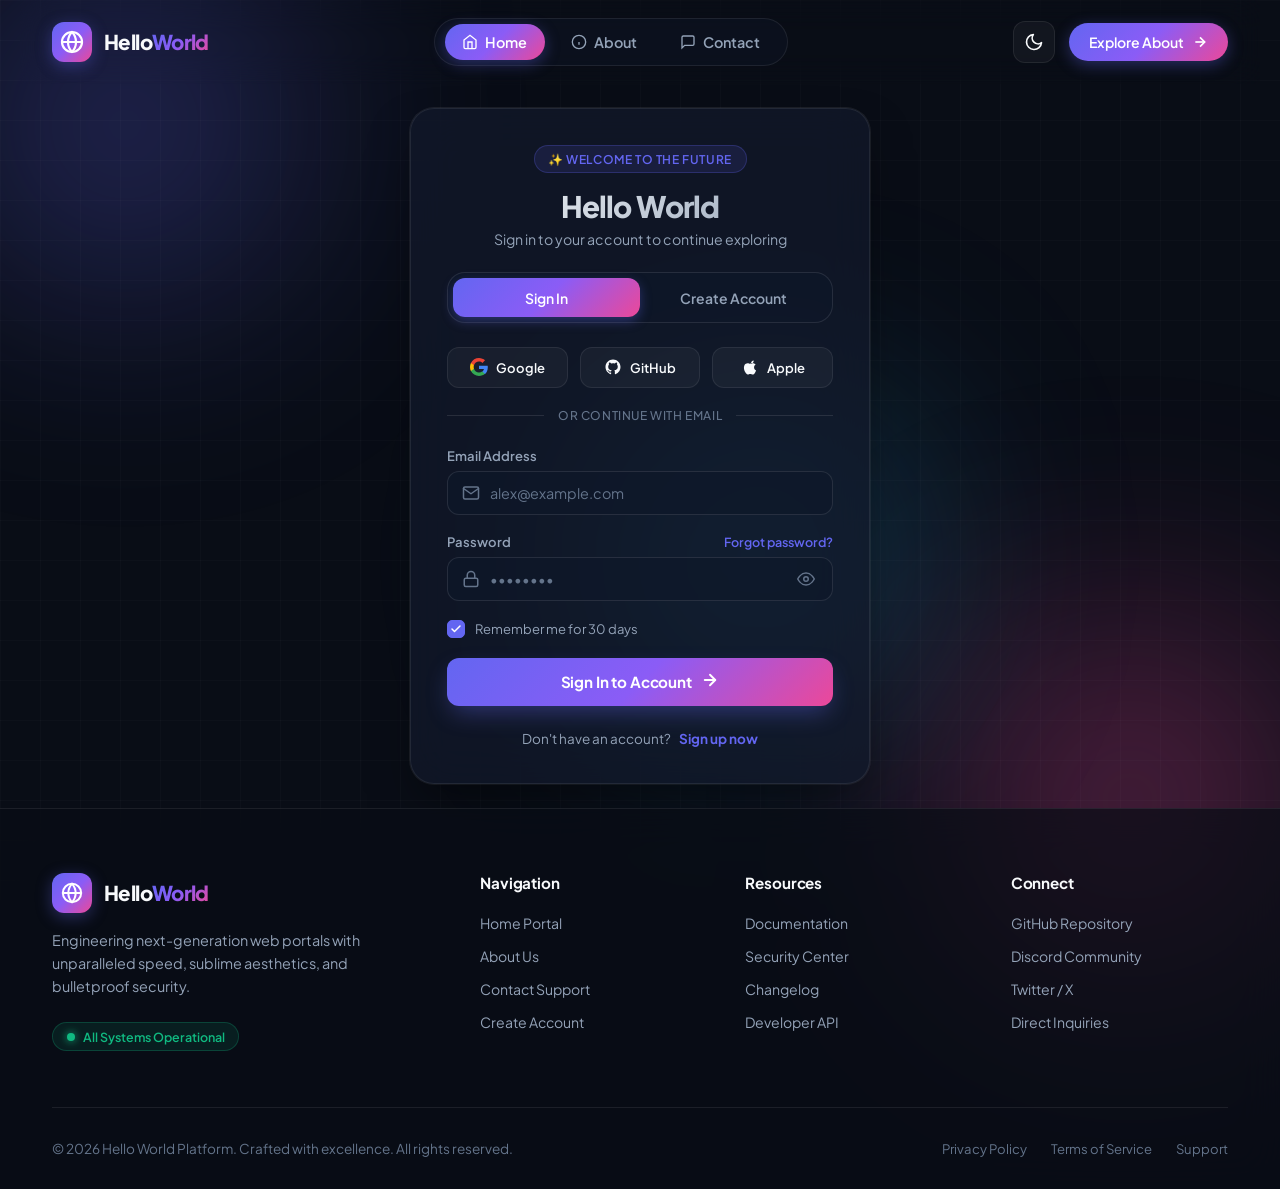
<file: hello_world.html>
<!DOCTYPE html>
<html lang="en">
<head>
    <meta charset="UTF-8">
    <meta name="viewport" content="width=device-width, initial-scale=1.0">
    <meta name="description" content="Hello World - Modern & Secure Sign In and Sign Up Portal">
    <title>Hello World • Sign In & Sign Up</title>
    <!-- Google Fonts -->
    <link rel="preconnect" href="https://fonts.googleapis.com">
    <link rel="preconnect" href="https://fonts.gstatic.com" crossorigin>
    <link href="https://fonts.googleapis.com/css2?family=Plus+Jakarta+Sans:wght@300;400;500;600;700;800&display=swap" rel="stylesheet">
    <link rel="stylesheet" href="style.css">
</head>
<body class="dark-theme">
    <!-- Ambient Background Effects -->
    <div class="ambient-glow glow-1"></div>
    <div class="ambient-glow glow-2"></div>
    <div class="ambient-glow glow-3"></div>
    <div class="grid-overlay"></div>

    <!-- Top Navigation Header -->
    <header class="top-nav">
        <a href="hello_world.html" class="brand" title="Hello World Home">
            <div class="brand-icon">
                <svg width="24" height="24" viewBox="0 0 24 24" fill="none" stroke="currentColor" stroke-width="2.2" stroke-linecap="round" stroke-linejoin="round">
                    <circle cx="12" cy="12" r="10"></circle>
                    <path d="M12 2a14.5 14.5 0 0 0 0 20 14.5 14.5 0 0 0 0-20"></path>
                    <path d="M2 12h20"></path>
                </svg>
            </div>
            <span class="brand-text">Hello<span class="highlight">World</span></span>
        </a>

        <!-- Desktop Navigation Links -->
        <nav class="nav-links">
            <a href="hello_world.html" class="nav-link active">
                <svg class="nav-icon" viewBox="0 0 24 24" fill="none" stroke-width="2">
                    <path d="M3 9l9-7 9 7v11a2 2 0 0 1-2 2H5a2 2 0 0 1-2-2z"></path>
                    <polyline points="9 22 9 12 15 12 15 22"></polyline>
                </svg>
                <span>Home</span>
            </a>
            <a href="about.html" class="nav-link">
                <svg class="nav-icon" viewBox="0 0 24 24" fill="none" stroke-width="2">
                    <circle cx="12" cy="12" r="10"></circle>
                    <line x1="12" y1="16" x2="12" y2="12"></line>
                    <line x1="12" y1="8" x2="12.01" y2="8"></line>
                </svg>
                <span>About</span>
            </a>
            <a href="contact.html" class="nav-link">
                <svg class="nav-icon" viewBox="0 0 24 24" fill="none" stroke-width="2">
                    <path d="M21 15a2 2 0 0 1-2 2H7l-4 4V5a2 2 0 0 1 2-2h14a2 2 0 0 1 2 2z"></path>
                </svg>
                <span>Contact</span>
            </a>
        </nav>

        <!-- Navigation Actions -->
        <div class="nav-actions">
            <button id="theme-toggle" class="theme-toggle-btn" aria-label="Toggle light or dark theme" title="Toggle theme">
                <svg class="sun-icon" width="20" height="20" viewBox="0 0 24 24" fill="none" stroke="currentColor" stroke-width="2" stroke-linecap="round" stroke-linejoin="round">
                    <circle cx="12" cy="12" r="5"></circle>
                    <line x1="12" y1="1" x2="12" y2="3"></line>
                    <line x1="12" y1="21" x2="12" y2="23"></line>
                    <line x1="4.22" y1="4.22" x2="5.64" y2="5.64"></line>
                    <line x1="18.36" y1="18.36" x2="19.78" y2="19.78"></line>
                    <line x1="1" y1="12" x2="3" y2="12"></line>
                    <line x1="21" y1="12" x2="23" y2="12"></line>
                    <line x1="4.22" y1="19.78" x2="5.64" y2="18.36"></line>
                    <line x1="18.36" y1="5.64" x2="19.78" y2="4.22"></line>
                </svg>
                <svg class="moon-icon" width="20" height="20" viewBox="0 0 24 24" fill="none" stroke="currentColor" stroke-width="2" stroke-linecap="round" stroke-linejoin="round">
                    <path d="M21 12.79A9 9 0 1 1 11.21 3 7 7 0 0 0 21 12.79z"></path>
                </svg>
            </button>

            <a href="about.html" class="nav-cta-btn">
                <span>Explore About</span>
                <svg width="16" height="16" viewBox="0 0 24 24" fill="none" stroke="currentColor" stroke-width="2.5">
                    <line x1="5" y1="12" x2="19" y2="12"></line>
                    <polyline points="12 5 19 12 12 19"></polyline>
                </svg>
            </a>

            <!-- Mobile Menu Toggle Button -->
            <button class="mobile-menu-btn" id="mobile-menu-btn" aria-label="Open mobile navigation menu">
                <svg viewBox="0 0 24 24" fill="none" stroke="currentColor" stroke-width="2">
                    <line x1="3" y1="12" x2="21" y2="12"></line>
                    <line x1="3" y1="6" x2="21" y2="6"></line>
                    <line x1="3" y1="18" x2="21" y2="18"></line>
                </svg>
            </button>
        </div>
    </header>

    <!-- Mobile Navigation Drawer -->
    <div class="mobile-nav-drawer" id="mobile-nav-drawer">
        <a href="hello_world.html" class="mobile-nav-link active">
            <svg width="18" height="18" viewBox="0 0 24 24" fill="none" stroke="currentColor" stroke-width="2">
                <path d="M3 9l9-7 9 7v11a2 2 0 0 1-2 2H5a2 2 0 0 1-2-2z"></path>
            </svg>
            <span>Home Portal</span>
        </a>
        <a href="about.html" class="mobile-nav-link">
            <svg width="18" height="18" viewBox="0 0 24 24" fill="none" stroke="currentColor" stroke-width="2">
                <circle cx="12" cy="12" r="10"></circle>
                <line x1="12" y1="16" x2="12" y2="12"></line>
                <line x1="12" y1="8" x2="12.01" y2="8"></line>
            </svg>
            <span>About Us</span>
        </a>
        <a href="contact.html" class="mobile-nav-link">
            <svg width="18" height="18" viewBox="0 0 24 24" fill="none" stroke="currentColor" stroke-width="2">
                <path d="M21 15a2 2 0 0 1-2 2H7l-4 4V5a2 2 0 0 1 2-2h14a2 2 0 0 1 2 2z"></path>
            </svg>
            <span>Contact Support</span>
        </a>
        <a href="about.html" class="mobile-nav-cta">Explore Features</a>
    </div>

    <!-- Main Content Container -->
    <main class="main-container">
        <!-- Auth Card -->
        <div class="auth-card" id="auth-card">
            <!-- Card Header -->
            <div class="card-header">
                <div class="badge-pill">✨ Welcome to the Future</div>
                <h1 id="form-title" class="title">Hello World</h1>
                <p id="form-subtitle" class="subtitle">Sign in to your account to continue exploring</p>
            </div>

            <!-- Tab Switcher -->
            <div class="tabs-container">
                <div class="tab-slider" id="tab-slider"></div>
                <button type="button" class="tab-btn active" id="tab-signin">
                    <span>Sign In</span>
                </button>
                <button type="button" class="tab-btn" id="tab-signup">
                    <span>Create Account</span>
                </button>
            </div>

            <!-- Social Authentication Buttons -->
            <div class="social-auth-grid">
                <button type="button" class="social-btn" id="btn-google" title="Continue with Google">
                    <svg width="18" height="18" viewBox="0 0 24 24">
                        <path fill="#4285F4" d="M23.745 12.27c0-.7-.06-1.4-.19-2.07H12v4.51h6.6c-.29 1.52-1.14 2.82-2.4 3.68v3.05h3.88c2.27-2.09 3.66-5.17 3.66-9.17z"/>
                        <path fill="#34A853" d="M12 24c3.24 0 5.95-1.08 7.93-2.91l-3.88-3.05c-1.08.72-2.45 1.16-4.05 1.16-3.12 0-5.77-2.1-6.72-4.93H1.25v3.15C3.26 21.36 7.35 24 12 24z"/>
                        <path fill="#FBBC05" d="M5.28 14.27c-.25-.72-.38-1.49-.38-2.27s.13-1.55.38-2.27V6.58H1.25C.45 8.18 0 9.98 0 12s.45 3.82 1.25 5.42l4.03-3.15z"/>
                        <path fill="#EA4335" d="M12 4.75c1.77 0 3.35.61 4.6 1.8l3.42-3.42C17.95 1.19 15.24 0 12 0 7.35 0 3.26 2.64 1.25 6.58l4.03 3.15c.95-2.83 3.6-4.98 6.72-4.98z"/>
                    </svg>
                    <span>Google</span>
                </button>

                <button type="button" class="social-btn" id="btn-github" title="Continue with GitHub">
                    <svg width="18" height="18" viewBox="0 0 24 24" fill="currentColor">
                        <path fill-rule="evenodd" clip-rule="evenodd" d="M12 2C6.477 2 2 6.484 2 12.017c0 4.425 2.865 8.18 6.839 9.504.5.092.682-.217.682-.483 0-.237-.008-.868-.013-1.703-2.782.605-3.369-1.343-3.369-1.343-.454-1.158-1.11-1.466-1.11-1.466-.908-.62.069-.608.069-.608 1.003.07 1.53 1.032 1.53 1.032.892 1.53 2.341 1.088 2.91.832.092-.647.35-1.088.636-1.338-2.22-.253-4.555-1.113-4.555-4.951 0-1.093.39-1.988 1.029-2.688-.103-.253-.446-1.272.098-2.65 0 0 .84-.27 2.75 1.026A9.564 9.564 0 0112 6.844c.85.004 1.705.115 2.504.337 1.909-1.296 2.747-1.027 2.747-1.027.546 1.379.202 2.398.1 2.651.64.7 1.028 1.595 1.028 2.688 0 3.848-2.339 4.695-4.566 4.943.359.309.678.92.678 1.855 0 1.338-.012 2.419-.012 2.747 0 .268.18.58.688.482A10.019 10.019 0 0022 12.017C22 6.484 17.522 2 12 2z"/>
                    </svg>
                    <span>GitHub</span>
                </button>

                <button type="button" class="social-btn" id="btn-apple" title="Continue with Apple">
                    <svg width="18" height="18" viewBox="0 0 24 24" fill="currentColor">
                        <path d="M18.71 19.5c-.83 1.24-1.71 2.45-3.05 2.47-1.34.03-1.77-.79-3.29-.79-1.53 0-2 .77-3.27.82-1.31.05-2.3-1.32-3.14-2.53C4.25 17 2.94 12.45 4.7 9.39c.87-1.52 2.43-2.48 4.12-2.51 1.28-.02 2.5.87 3.29.87.78 0 2.26-1.07 3.81-.91.65.03 2.47.26 3.64 1.98-.09.06-2.17 1.28-2.15 3.81.03 3.02 2.65 4.03 2.68 4.04-.03.07-.42 1.44-1.38 2.83M15.97 6.37c.63-.78 1.06-1.85.94-2.93-.91.04-2.04.61-2.69 1.38-.58.67-.99 1.76-.85 2.8.98.08 2.01-.52 2.6-1.25z"/>
                    </svg>
                    <span>Apple</span>
                </button>
            </div>

            <!-- Divider -->
            <div class="divider">
                <span>or continue with email</span>
            </div>

            <!-- Authentication Form -->
            <form id="auth-form" novalidate>
                <!-- Full Name Field (Sign Up Only) -->
                <div class="form-group signup-only" id="group-name">
                    <label for="name-input">Full Name</label>
                    <div class="input-wrapper">
                        <span class="input-icon">
                            <svg width="18" height="18" viewBox="0 0 24 24" fill="none" stroke="currentColor" stroke-width="2" stroke-linecap="round" stroke-linejoin="round">
                                <path d="M20 21v-2a4 4 0 0 0-4-4H8a4 4 0 0 0-4 4v2"></path>
                                <circle cx="12" cy="7" r="4"></circle>
                            </svg>
                        </span>
                        <input type="text" id="name-input" placeholder="Alex Morgan" autocomplete="name">
                    </div>
                    <span class="error-msg" id="name-error">Please enter your full name</span>
                </div>

                <!-- Email Field -->
                <div class="form-group" id="group-email">
                    <label for="email-input">Email Address</label>
                    <div class="input-wrapper">
                        <span class="input-icon">
                            <svg width="18" height="18" viewBox="0 0 24 24" fill="none" stroke="currentColor" stroke-width="2" stroke-linecap="round" stroke-linejoin="round">
                                <path d="M4 4h16c1.1 0 2 .9 2 2v12c0 1.1-.9 2-2 2H4c-1.1 0-2-.9-2-2V6c0-1.1.9-2 2-2z"></path>
                                <polyline points="22,6 12,13 2,6"></polyline>
                            </svg>
                        </span>
                        <input type="email" id="email-input" placeholder="alex@example.com" autocomplete="email" required>
                    </div>
                    <span class="error-msg" id="email-error">Please enter a valid email address</span>
                </div>

                <!-- Password Field -->
                <div class="form-group" id="group-password">
                    <div class="label-row">
                        <label for="password-input">Password</label>
                        <button type="button" class="forgot-link" id="btn-forgot-password">Forgot password?</button>
                    </div>
                    <div class="input-wrapper">
                        <span class="input-icon">
                            <svg width="18" height="18" viewBox="0 0 24 24" fill="none" stroke="currentColor" stroke-width="2" stroke-linecap="round" stroke-linejoin="round">
                                <rect x="3" y="11" width="18" height="11" rx="2" ry="2"></rect>
                                <path d="M7 11V7a5 5 0 0 1 10 0v4"></path>
                            </svg>
                        </span>
                        <input type="password" id="password-input" placeholder="••••••••" autocomplete="current-password" required>
                        <button type="button" class="toggle-password" id="toggle-password-btn" aria-label="Show password">
                            <svg class="eye-open" width="18" height="18" viewBox="0 0 24 24" fill="none" stroke="currentColor" stroke-width="2" stroke-linecap="round" stroke-linejoin="round">
                                <path d="M1 12s4-8 11-8 11 8 11 8-4 8-11 8-11-8-11-8z"></path>
                                <circle cx="12" cy="12" r="3"></circle>
                            </svg>
                            <svg class="eye-closed" width="18" height="18" viewBox="0 0 24 24" fill="none" stroke="currentColor" stroke-width="2" stroke-linecap="round" stroke-linejoin="round">
                                <path d="M17.94 17.94A10.07 10.07 0 0 1 12 20c-7 0-11-8-11-8a18.45 18.45 0 0 1 5.06-5.94M9.9 4.24A9.12 9.12 0 0 1 12 4c7 0 11 8 11 8a18.5 18.5 0 0 1-2.16 3.19m-6.72-1.07a3 3 0 1 1-4.24-4.24"></path>
                                <line x1="1" y1="1" x2="23" y2="23"></line>
                            </svg>
                        </button>
                    </div>
                    <span class="error-msg" id="password-error">Password must be at least 6 characters</span>

                    <!-- Password Strength Meter (Sign Up Only) -->
                    <div class="strength-meter-container signup-only" id="strength-meter-box">
                        <div class="strength-bars">
                            <div class="bar" id="bar-1"></div>
                            <div class="bar" id="bar-2"></div>
                            <div class="bar" id="bar-3"></div>
                            <div class="bar" id="bar-4"></div>
                        </div>
                        <div class="strength-label">
                            <span>Strength:</span>
                            <span id="strength-text" class="strength-value">Weak</span>
                        </div>
                    </div>
                </div>

                <!-- Confirm Password Field (Sign Up Only) -->
                <div class="form-group signup-only" id="group-confirm-password">
                    <label for="confirm-password-input">Confirm Password</label>
                    <div class="input-wrapper">
                        <span class="input-icon">
                            <svg width="18" height="18" viewBox="0 0 24 24" fill="none" stroke="currentColor" stroke-width="2" stroke-linecap="round" stroke-linejoin="round">
                                <path d="M12 22s8-4 8-10V5l-8-3-8 3v7c0 6 8 10 8 10z"></path>
                            </svg>
                        </span>
                        <input type="password" id="confirm-password-input" placeholder="••••••••" autocomplete="new-password">
                    </div>
                    <span class="error-msg" id="confirm-password-error">Passwords do not match</span>
                </div>

                <!-- Remember Me & Terms Checkbox -->
                <div class="options-row">
                    <label class="custom-checkbox">
                        <input type="checkbox" id="remember-me" checked>
                        <span class="checkmark">
                            <svg width="12" height="12" viewBox="0 0 24 24" fill="none" stroke="currentColor" stroke-width="3" stroke-linecap="round" stroke-linejoin="round">
                                <polyline points="20 6 9 17 4 12"></polyline>
                            </svg>
                        </span>
                        <span class="label-text" id="remember-label">Remember me for 30 days</span>
                    </label>
                </div>

                <!-- Terms Text (Sign Up Only) -->
                <p class="terms-text signup-only">
                    By signing up, you agree to our <a href="#terms">Terms of Service</a> and <a href="#privacy">Privacy Policy</a>.
                </p>

                <!-- Submit Button -->
                <button type="submit" class="submit-btn" id="submit-btn">
                    <span class="btn-text" id="btn-text">Sign In to Account</span>
                    <span class="btn-loader" id="btn-loader">
                        <svg class="spinner" viewBox="0 0 50 50">
                            <circle class="path" cx="25" cy="25" r="20" fill="none" stroke-width="5"></circle>
                        </svg>
                    </span>
                    <span class="btn-arrow" id="btn-arrow">
                        <svg width="18" height="18" viewBox="0 0 24 24" fill="none" stroke="currentColor" stroke-width="2.5" stroke-linecap="round" stroke-linejoin="round">
                            <line x1="5" y1="12" x2="19" y2="12"></line>
                            <polyline points="12 5 19 12 12 19"></polyline>
                        </svg>
                    </span>
                </button>
            </form>

            <!-- Bottom Toggle Prompt -->
            <div class="card-footer">
                <span id="footer-text">Don't have an account?</span>
                <button type="button" class="switch-link" id="footer-action-btn">Sign up now</button>
            </div>
        </div>

        <!-- Success Welcome View (Revealed after auth) -->
        <div class="welcome-card hidden" id="welcome-card">
            <div class="welcome-badge">🎉 Success!</div>
            <div class="user-avatar-glow">
                <div class="user-avatar" id="user-avatar">HW</div>
            </div>
            <h2 class="welcome-title">Hello World!</h2>
            <p class="welcome-msg" id="welcome-msg">Welcome to your dashboard, <strong>Alex</strong>. You are successfully authenticated!</p>
            
            <div class="user-info-card">
                <div class="info-item">
                    <span class="info-label">Account Email</span>
                    <span class="info-val" id="info-email">user@example.com</span>
                </div>
                <div class="info-item">
                    <span class="info-label">Status</span>
                    <span class="status-badge"><span class="pulse-dot"></span> Active Session</span>
                </div>
                <div class="info-item">
                    <span class="info-label">Environment</span>
                    <span class="info-val">Production Ready</span>
                </div>
            </div>

            <div class="welcome-actions">
                <button type="button" class="action-btn primary" id="btn-explore">
                    <span>Explore Platform</span>
                    <svg width="16" height="16" viewBox="0 0 24 24" fill="none" stroke="currentColor" stroke-width="2">
                        <path d="M5 12h14M12 5l7 7-7 7"/>
                    </svg>
                </button>
                <button type="button" class="action-btn secondary" id="btn-logout">
                    <svg width="16" height="16" viewBox="0 0 24 24" fill="none" stroke="currentColor" stroke-width="2">
                        <path d="M9 21H5a2 2 0 0 1-2-2V5a2 2 0 0 1 2-2h4M16 17l5-5-5-5M21 12H9"/>
                    </svg>
                    <span>Sign Out</span>
                </button>
            </div>
        </div>
    </main>

    <!-- Universal Site Footer -->
    <footer class="site-footer">
        <div class="footer-content">
            <div class="footer-grid">
                <!-- Column 1: Brand & Status -->
                <div class="footer-brand-col">
                    <a href="hello_world.html" class="brand">
                        <div class="brand-icon">
                            <svg width="22" height="22" viewBox="0 0 24 24" fill="none" stroke="currentColor" stroke-width="2.2" stroke-linecap="round" stroke-linejoin="round">
                                <circle cx="12" cy="12" r="10"></circle>
                                <path d="M12 2a14.5 14.5 0 0 0 0 20 14.5 14.5 0 0 0 0-20"></path>
                                <path d="M2 12h20"></path>
                            </svg>
                        </div>
                        <span class="brand-text">Hello<span class="highlight">World</span></span>
                    </a>
                    <p class="footer-brand-desc">
                        Engineering next-generation web portals with unparalleled speed, sublime aesthetics, and bulletproof security.
                    </p>
                    <div class="system-status-pill">
                        <span class="status-dot-pulse"></span>
                        <span>All Systems Operational</span>
                    </div>
                </div>

                <!-- Column 2: Navigation Links -->
                <div class="footer-col">
                    <h4>Navigation</h4>
                    <ul class="footer-links-list">
                        <li><a href="hello_world.html">Home Portal</a></li>
                        <li><a href="about.html">About Us</a></li>
                        <li><a href="contact.html">Contact Support</a></li>
                        <li><a href="hello_world.html#signup">Create Account</a></li>
                    </ul>
                </div>

                <!-- Column 3: Resources -->
                <div class="footer-col">
                    <h4>Resources</h4>
                    <ul class="footer-links-list">
                        <li><a href="#docs" onclick="event.preventDefault(); showToast('Documentation hub coming soon!', 'info')">Documentation</a></li>
                        <li><a href="#security" onclick="event.preventDefault(); showToast('Security whitepaper verified', 'info')">Security Center</a></li>
                        <li><a href="#changelog" onclick="event.preventDefault(); showToast('Version 2.4.0 active', 'info')">Changelog</a></li>
                        <li><a href="#api" onclick="event.preventDefault(); showToast('API access enabled', 'info')">Developer API</a></li>
                    </ul>
                </div>

                <!-- Column 4: Connect & Socials -->
                <div class="footer-col">
                    <h4>Connect</h4>
                    <ul class="footer-links-list">
                        <li><a href="https://github.com" target="_blank" rel="noopener noreferrer">GitHub Repository</a></li>
                        <li><a href="https://discord.com" target="_blank" rel="noopener noreferrer">Discord Community</a></li>
                        <li><a href="https://twitter.com" target="_blank" rel="noopener noreferrer">Twitter / X</a></li>
                        <li><a href="contact.html">Direct Inquiries</a></li>
                    </ul>
                </div>
            </div>

            <!-- Bottom Copyright & Policies -->
            <div class="footer-bottom">
                <div class="footer-copy">
                    &copy; 2026 Hello World Platform. Crafted with excellence. All rights reserved.
                </div>
                <div class="footer-bottom-links">
                    <a href="#privacy" onclick="event.preventDefault(); showToast('Privacy Policy: Zero data tracking', 'info')">Privacy Policy</a>
                    <a href="#terms" onclick="event.preventDefault(); showToast('Terms of Service: Standard open developer license', 'info')">Terms of Service</a>
                    <a href="contact.html">Support</a>
                </div>
            </div>
        </div>
    </footer>

    <!-- Forgot Password Modal -->
    <div class="modal-backdrop hidden" id="forgot-modal">
        <div class="modal-card">
            <button type="button" class="modal-close" id="modal-close-btn" aria-label="Close modal">
                <svg width="20" height="20" viewBox="0 0 24 24" fill="none" stroke="currentColor" stroke-width="2">
                    <line x1="18" y1="6" x2="6" y2="18"></line>
                    <line x1="6" y1="6" x2="18" y2="18"></line>
                </svg>
            </button>
            <div class="modal-icon">
                <svg width="28" height="28" viewBox="0 0 24 24" fill="none" stroke="currentColor" stroke-width="2">
                    <rect x="3" y="11" width="18" height="11" rx="2" ry="2"></rect>
                    <path d="M7 11V7a5 5 0 0 1 10 0v4"></path>
                </svg>
            </div>
            <h3 class="modal-title">Reset Password</h3>
            <p class="modal-desc">Enter your email address and we'll send you instructions to reset your password.</p>
            
            <form id="reset-form">
                <div class="form-group">
                    <label for="reset-email">Email Address</label>
                    <div class="input-wrapper">
                        <span class="input-icon">
                            <svg width="18" height="18" viewBox="0 0 24 24" fill="none" stroke="currentColor" stroke-width="2">
                                <path d="M4 4h16c1.1 0 2 .9 2 2v12c0 1.1-.9 2-2 2H4c-1.1 0-2-.9-2-2V6c0-1.1.9-2 2-2z"></path>
                                <polyline points="22,6 12,13 2,6"></polyline>
                            </svg>
                        </span>
                        <input type="email" id="reset-email" placeholder="name@example.com" required>
                    </div>
                </div>
                <button type="submit" class="submit-btn reset-btn">Send Reset Link</button>
            </form>
        </div>
    </div>

    <!-- Toast Notification -->
    <div class="toast-container" id="toast-container"></div>

    <!-- Interactive Script -->
    <script src="script.js"></script>
</body>
</html>
</file>
<file: style.css>
/* ==========================================================================
   HELLO WORLD - MODERN AUTHENTICATION & LANDING PAGE DESIGN SYSTEM
   ========================================================================== */

:root {
    /* Color Palette - Dark Theme (Default) */
    --bg-primary: #090d16;
    --bg-secondary: #0f1626;
    --card-bg: rgba(18, 26, 44, 0.72);
    --card-border: rgba(255, 255, 255, 0.08);
    --card-hover-border: rgba(99, 102, 241, 0.35);
    
    --primary: #6366f1;
    --primary-hover: #4f46e5;
    --primary-gradient: linear-gradient(135deg, #6366f1 0%, #8b5cf6 50%, #ec4899 100%);
    --primary-glow: rgba(99, 102, 241, 0.35);
    
    --text-primary: #f8fafc;
    --text-secondary: #94a3b8;
    --text-muted: #64748b;
    
    --input-bg: rgba(15, 23, 42, 0.65);
    --input-border: rgba(255, 255, 255, 0.1);
    --input-focus-border: #6366f1;
    --input-focus-glow: rgba(99, 102, 241, 0.2);
    
    --social-btn-bg: rgba(255, 255, 255, 0.04);
    --social-btn-hover: rgba(255, 255, 255, 0.09);
    --social-btn-border: rgba(255, 255, 255, 0.08);

    --danger: #f43f5e;
    --warning: #f59e0b;
    --success: #10b981;
    --info: #38bdf8;
    
    --radius-sm: 8px;
    --radius-md: 12px;
    --radius-lg: 18px;
    --radius-xl: 24px;
    --radius-full: 9999px;
    
    --shadow-card: 0 25px 50px -12px rgba(0, 0, 0, 0.5), 0 0 0 1px var(--card-border);
    --shadow-btn: 0 10px 25px -5px rgba(99, 102, 241, 0.4);
    --transition-fast: 0.18s ease;
    --transition-normal: 0.3s cubic-bezier(0.4, 0, 0.2, 1);
    --transition-bounce: 0.45s cubic-bezier(0.34, 1.56, 0.64, 1);
}

/* Light Theme Variables */
body.light-theme {
    --bg-primary: #f1f5f9;
    --bg-secondary: #e2e8f0;
    --card-bg: rgba(255, 255, 255, 0.85);
    --card-border: rgba(226, 232, 240, 0.9);
    --card-hover-border: rgba(99, 102, 241, 0.4);
    
    --text-primary: #0f172a;
    --text-secondary: #475569;
    --text-muted: #94a3b8;
    
    --input-bg: rgba(248, 250, 252, 0.9);
    --input-border: rgba(203, 213, 225, 0.8);
    --input-focus-border: #6366f1;
    --input-focus-glow: rgba(99, 102, 241, 0.15);
    
    --social-btn-bg: #ffffff;
    --social-btn-hover: #f8fafc;
    --social-btn-border: rgba(203, 213, 225, 0.8);
    
    --shadow-card: 0 20px 40px -15px rgba(0, 0, 0, 0.08), 0 0 0 1px var(--card-border);
    --shadow-btn: 0 10px 25px -5px rgba(99, 102, 241, 0.3);
}

/* CSS Reset & Global Typography */
*, *::before, *::after {
    box-sizing: border-box;
    margin: 0;
    padding: 0;
}

body {
    font-family: 'Plus Jakarta Sans', -apple-system, BlinkMacSystemFont, 'Segoe UI', Roboto, sans-serif;
    background-color: var(--bg-primary);
    color: var(--text-primary);
    min-height: 100vh;
    display: flex;
    flex-direction: column;
    overflow-x: hidden;
    position: relative;
    transition: background-color var(--transition-normal), color var(--transition-normal);
}

/* ==========================================================================
   AMBIENT BACKGROUND EFFECTS
   ========================================================================== */
.ambient-glow {
    position: fixed;
    border-radius: 50%;
    filter: blur(120px);
    pointer-events: none;
    z-index: 0;
    opacity: 0.55;
    animation: floatAmbient 18s ease-in-out infinite alternate;
}

body.light-theme .ambient-glow {
    opacity: 0.35;
    filter: blur(90px);
}

.glow-1 {
    width: 450px;
    height: 450px;
    background: radial-gradient(circle, #6366f1 0%, rgba(99, 102, 241, 0) 70%);
    top: -100px;
    left: -100px;
}

.glow-2 {
    width: 500px;
    height: 500px;
    background: radial-gradient(circle, #ec4899 0%, rgba(236, 72, 153, 0) 70%);
    bottom: -150px;
    right: -100px;
    animation-delay: -6s;
}

.glow-3 {
    width: 400px;
    height: 400px;
    background: radial-gradient(circle, #38bdf8 0%, rgba(56, 189, 248, 0) 70%);
    top: 40%;
    right: 25%;
    animation-delay: -12s;
}

.grid-overlay {
    position: fixed;
    top: 0;
    left: 0;
    width: 100%;
    height: 100%;
    background-size: 40px 40px;
    background-image: 
        linear-gradient(to right, rgba(255, 255, 255, 0.02) 1px, transparent 1px),
        linear-gradient(to bottom, rgba(255, 255, 255, 0.02) 1px, transparent 1px);
    pointer-events: none;
    z-index: 0;
}

body.light-theme .grid-overlay {
    background-image: 
        linear-gradient(to right, rgba(0, 0, 0, 0.025) 1px, transparent 1px),
        linear-gradient(to bottom, rgba(0, 0, 0, 0.025) 1px, transparent 1px);
}

@keyframes floatAmbient {
    0% {
        transform: translate(0, 0) scale(1);
    }
    50% {
        transform: translate(60px, 40px) scale(1.1);
    }
    100% {
        transform: translate(-40px, 80px) scale(0.95);
    }
}

/* ==========================================================================
   NAVIGATION & HEADER
   ========================================================================== */
/* ==========================================================================
   NAVIGATION & HEADER
   ========================================================================== */
.top-nav {
    position: sticky;
    top: 0;
    z-index: 100;
    display: flex;
    justify-content: space-between;
    align-items: center;
    padding: 1.1rem 2rem;
    max-width: 1240px;
    width: 100%;
    margin: 0 auto;
    backdrop-filter: blur(16px);
    -webkit-backdrop-filter: blur(16px);
}

.brand {
    display: flex;
    align-items: center;
    gap: 0.75rem;
    cursor: pointer;
    user-select: none;
    text-decoration: none;
}

.brand-icon {
    width: 40px;
    height: 40px;
    border-radius: var(--radius-md);
    background: var(--primary-gradient);
    display: flex;
    align-items: center;
    justify-content: center;
    color: white;
    box-shadow: 0 4px 16px var(--primary-glow);
    transition: transform var(--transition-fast), box-shadow var(--transition-fast);
}

.brand:hover .brand-icon {
    transform: rotate(8deg) scale(1.06);
    box-shadow: 0 6px 22px var(--primary-glow);
}

.brand-text {
    font-size: 1.28rem;
    font-weight: 800;
    letter-spacing: -0.03em;
    color: var(--text-primary);
}

.brand-text .highlight {
    background: var(--primary-gradient);
    -webkit-background-clip: text;
    -webkit-text-fill-color: transparent;
}

/* Nav Links Menu */
.nav-links {
    display: flex;
    align-items: center;
    gap: 0.5rem;
    list-style: none;
    background: rgba(15, 23, 42, 0.4);
    padding: 0.35rem 0.6rem;
    border-radius: var(--radius-full);
    border: 1px solid var(--card-border);
    backdrop-filter: blur(12px);
}

body.light-theme .nav-links {
    background: rgba(255, 255, 255, 0.65);
    border-color: rgba(203, 213, 225, 0.8);
}

.nav-link {
    display: flex;
    align-items: center;
    gap: 0.45rem;
    padding: 0.55rem 1.1rem;
    color: var(--text-secondary);
    text-decoration: none;
    font-size: 0.9rem;
    font-weight: 600;
    border-radius: var(--radius-full);
    transition: all var(--transition-fast);
    position: relative;
}

.nav-link:hover {
    color: var(--text-primary);
    background: rgba(255, 255, 255, 0.06);
}

body.light-theme .nav-link:hover {
    background: rgba(0, 0, 0, 0.05);
}

.nav-link.active {
    color: #ffffff;
    background: var(--primary-gradient);
    box-shadow: 0 4px 15px var(--primary-glow);
}

.nav-link.active .nav-icon {
    stroke: #ffffff;
}

.nav-icon {
    width: 16px;
    height: 16px;
    stroke: currentColor;
    transition: stroke var(--transition-fast);
}

/* Nav Actions Container */
.nav-actions {
    display: flex;
    align-items: center;
    gap: 0.85rem;
}

.nav-cta-btn {
    display: inline-flex;
    align-items: center;
    gap: 0.5rem;
    padding: 0.6rem 1.25rem;
    background: var(--primary-gradient);
    color: #ffffff;
    text-decoration: none;
    font-size: 0.88rem;
    font-weight: 600;
    border-radius: var(--radius-full);
    box-shadow: 0 4px 15px var(--primary-glow);
    transition: all var(--transition-fast);
}

.nav-cta-btn:hover {
    transform: translateY(-2px);
    box-shadow: 0 8px 24px var(--primary-glow);
    color: #ffffff;
}

.theme-toggle-btn {
    background: var(--social-btn-bg);
    border: 1px solid var(--social-btn-border);
    color: var(--text-primary);
    width: 42px;
    height: 42px;
    border-radius: var(--radius-md);
    display: flex;
    align-items: center;
    justify-content: center;
    cursor: pointer;
    transition: all var(--transition-fast);
    backdrop-filter: blur(10px);
}

.theme-toggle-btn:hover {
    background: var(--social-btn-hover);
    transform: translateY(-2px);
    border-color: var(--card-hover-border);
}

.theme-toggle-btn .sun-icon {
    display: none;
}

.theme-toggle-btn .moon-icon {
    display: block;
}

body.light-theme .theme-toggle-btn .sun-icon {
    display: block;
}

body.light-theme .theme-toggle-btn .moon-icon {
    display: none;
}

/* Mobile Hamburger Button */
.mobile-menu-btn {
    display: none;
    background: var(--social-btn-bg);
    border: 1px solid var(--social-btn-border);
    color: var(--text-primary);
    width: 42px;
    height: 42px;
    border-radius: var(--radius-md);
    align-items: center;
    justify-content: center;
    cursor: pointer;
    transition: all var(--transition-fast);
}

.mobile-menu-btn:hover {
    background: var(--social-btn-hover);
}

.mobile-menu-btn svg {
    width: 22px;
    height: 22px;
}

/* Mobile Navigation Drawer */
.mobile-nav-drawer {
    display: none;
    position: fixed;
    top: 72px;
    left: 1rem;
    right: 1rem;
    background: var(--card-bg);
    border: 1px solid var(--card-border);
    border-radius: var(--radius-xl);
    padding: 1.5rem;
    backdrop-filter: blur(20px);
    -webkit-backdrop-filter: blur(20px);
    box-shadow: var(--shadow-card);
    z-index: 99;
    flex-direction: column;
    gap: 0.75rem;
    transform: translateY(-20px);
    opacity: 0;
    pointer-events: none;
    transition: all var(--transition-normal);
}

.mobile-nav-drawer.open {
    display: flex;
    transform: translateY(0);
    opacity: 1;
    pointer-events: auto;
}

.mobile-nav-link {
    display: flex;
    align-items: center;
    gap: 0.85rem;
    padding: 0.9rem 1.25rem;
    color: var(--text-primary);
    text-decoration: none;
    font-weight: 600;
    border-radius: var(--radius-md);
    background: rgba(255, 255, 255, 0.03);
    transition: background var(--transition-fast);
}

.mobile-nav-link.active {
    background: var(--primary-gradient);
    color: #ffffff;
}

.mobile-nav-cta {
    margin-top: 0.5rem;
    text-align: center;
    padding: 0.9rem;
    background: var(--primary-gradient);
    color: #ffffff;
    text-decoration: none;
    font-weight: 700;
    border-radius: var(--radius-md);
    box-shadow: 0 4px 15px var(--primary-glow);
}

/* ==========================================================================
   MAIN CONTAINER & AUTH CARD
   ========================================================================== */
.main-container {
    position: relative;
    z-index: 10;
    flex: 1;
    display: flex;
    align-items: center;
    justify-content: center;
    padding: 1.5rem;
    perspective: 1000px;
}

.auth-card, .welcome-card {
    width: 100%;
    max-width: 460px;
    background: var(--card-bg);
    border: 1px solid var(--card-border);
    border-radius: var(--radius-xl);
    backdrop-filter: blur(24px);
    -webkit-backdrop-filter: blur(24px);
    padding: 2.25rem;
    box-shadow: var(--shadow-card);
    transition: transform var(--transition-normal), box-shadow var(--transition-normal), border-color var(--transition-normal);
    animation: cardAppear 0.6s cubic-bezier(0.16, 1, 0.3, 1);
}

.auth-card:hover {
    border-color: var(--card-hover-border);
}

@keyframes cardAppear {
    0% {
        opacity: 0;
        transform: translateY(24px) scale(0.97);
    }
    100% {
        opacity: 1;
        transform: translateY(0) scale(1);
    }
}

/* Card Header */
.card-header {
    text-align: center;
    margin-bottom: 1.5rem;
}

.badge-pill {
    display: inline-block;
    font-size: 0.75rem;
    font-weight: 600;
    text-transform: uppercase;
    letter-spacing: 0.05em;
    padding: 0.35rem 0.85rem;
    border-radius: var(--radius-full);
    background: rgba(99, 102, 241, 0.12);
    color: var(--primary);
    border: 1px solid rgba(99, 102, 241, 0.25);
    margin-bottom: 0.85rem;
}

.title {
    font-size: 1.85rem;
    font-weight: 800;
    letter-spacing: -0.03em;
    margin-bottom: 0.35rem;
    background: linear-gradient(135deg, var(--text-primary) 0%, var(--text-secondary) 100%);
    -webkit-background-clip: text;
    -webkit-text-fill-color: transparent;
}

.subtitle {
    font-size: 0.885rem;
    color: var(--text-secondary);
}

/* Tab Switcher */
.tabs-container {
    position: relative;
    display: flex;
    background: var(--input-bg);
    padding: 0.3rem;
    border-radius: var(--radius-lg);
    border: 1px solid var(--input-border);
    margin-bottom: 1.5rem;
}

.tab-slider {
    position: absolute;
    top: 0.3rem;
    left: 0.3rem;
    width: calc(50% - 0.3rem);
    height: calc(100% - 0.6rem);
    background: var(--primary-gradient);
    border-radius: var(--radius-md);
    transition: transform var(--transition-bounce);
    box-shadow: 0 4px 12px var(--primary-glow);
    z-index: 1;
}

.tabs-container.signup-active .tab-slider {
    transform: translateX(100%);
}

.tab-btn {
    flex: 1;
    background: none;
    border: none;
    padding: 0.65rem 1rem;
    font-family: inherit;
    font-size: 0.875rem;
    font-weight: 600;
    color: var(--text-secondary);
    cursor: pointer;
    position: relative;
    z-index: 2;
    transition: color var(--transition-fast);
}

.tab-btn.active {
    color: #ffffff;
}

/* Social Buttons */
.social-auth-grid {
    display: grid;
    grid-template-columns: repeat(3, 1fr);
    gap: 0.75rem;
    margin-bottom: 1.25rem;
}

.social-btn {
    display: flex;
    align-items: center;
    justify-content: center;
    gap: 0.5rem;
    padding: 0.65rem 0.5rem;
    background: var(--social-btn-bg);
    border: 1px solid var(--social-btn-border);
    border-radius: var(--radius-md);
    color: var(--text-primary);
    font-family: inherit;
    font-size: 0.815rem;
    font-weight: 600;
    cursor: pointer;
    transition: all var(--transition-fast);
}

.social-btn:hover {
    background: var(--social-btn-hover);
    border-color: var(--card-hover-border);
    transform: translateY(-2px);
}

.social-btn:active {
    transform: translateY(0);
}

/* Divider */
.divider {
    display: flex;
    align-items: center;
    text-align: center;
    margin: 1.25rem 0 1.5rem 0;
    color: var(--text-muted);
    font-size: 0.75rem;
    text-transform: uppercase;
    letter-spacing: 0.05em;
    font-weight: 500;
}

.divider::before, .divider::after {
    content: '';
    flex: 1;
    border-bottom: 1px solid var(--input-border);
}

.divider span {
    padding: 0 0.85rem;
}

/* ==========================================================================
   FORM INPUTS & LABELS
   ========================================================================== */
.form-group {
    margin-bottom: 1.15rem;
    display: flex;
    flex-direction: column;
    transition: all var(--transition-normal);
}

.form-group.signup-only {
    display: none;
    opacity: 0;
    transform: translateY(-10px);
}

.form-group.signup-only.show {
    display: flex;
    animation: fadeInSlide 0.35s forwards ease-out;
}

.terms-text.signup-only,
.strength-meter-container.signup-only {
    display: none;
    opacity: 0;
}

.terms-text.signup-only.show,
.strength-meter-container.signup-only.show {
    display: block;
    animation: fadeInSlide 0.35s forwards ease-out;
}

@keyframes fadeInSlide {
    0% {
        opacity: 0;
        transform: translateY(-8px);
    }
    100% {
        opacity: 1;
        transform: translateY(0);
    }
}

.form-group label {
    font-size: 0.815rem;
    font-weight: 600;
    color: var(--text-secondary);
    margin-bottom: 0.45rem;
}

.label-row {
    display: flex;
    justify-content: space-between;
    align-items: center;
    margin-bottom: 0.45rem;
}

.label-row label {
    margin-bottom: 0;
}

.forgot-link {
    background: none;
    border: none;
    font-family: inherit;
    font-size: 0.785rem;
    font-weight: 600;
    color: var(--primary);
    cursor: pointer;
    transition: color var(--transition-fast);
}

.forgot-link:hover {
    color: var(--primary-hover);
    text-decoration: underline;
}

.input-wrapper {
    position: relative;
    display: flex;
    align-items: center;
}

.input-icon {
    position: absolute;
    left: 0.95rem;
    color: var(--text-muted);
    pointer-events: none;
    display: flex;
    align-items: center;
    transition: color var(--transition-fast);
}

.input-wrapper input {
    width: 100%;
    padding: 0.75rem 1rem 0.75rem 2.65rem;
    background: var(--input-bg);
    border: 1px solid var(--input-border);
    border-radius: var(--radius-md);
    color: var(--text-primary);
    font-family: inherit;
    font-size: 0.9rem;
    transition: all var(--transition-fast);
    outline: none;
}

.input-wrapper input::placeholder {
    color: var(--text-muted);
}

.input-wrapper input:focus {
    border-color: var(--input-focus-border);
    box-shadow: 0 0 0 3px var(--input-focus-glow);
}

.input-wrapper input:focus + .input-icon,
.input-wrapper:focus-within .input-icon {
    color: var(--primary);
}

.input-wrapper.error input {
    border-color: var(--danger);
    box-shadow: 0 0 0 3px rgba(244, 63, 94, 0.15);
}

.toggle-password {
    position: absolute;
    right: 0.75rem;
    background: none;
    border: none;
    color: var(--text-muted);
    cursor: pointer;
    display: flex;
    align-items: center;
    padding: 0.35rem;
    border-radius: var(--radius-sm);
    transition: color var(--transition-fast);
}

.toggle-password:hover {
    color: var(--text-primary);
}

.toggle-password .eye-closed {
    display: none;
}

.toggle-password.active .eye-open {
    display: none;
}

.toggle-password.active .eye-closed {
    display: block;
}

.error-msg {
    display: none;
    color: var(--danger);
    font-size: 0.75rem;
    font-weight: 500;
    margin-top: 0.35rem;
}

.error-msg.visible {
    display: block;
    animation: shake 0.35s ease-in-out;
}

@keyframes shake {
    0%, 100% { transform: translateX(0); }
    20%, 60% { transform: translateX(-4px); }
    40%, 80% { transform: translateX(4px); }
}

/* Password Strength Meter */
.strength-meter-container {
    margin-top: 0.6rem;
}

.strength-bars {
    display: grid;
    grid-template-columns: repeat(4, 1fr);
    gap: 0.35rem;
    margin-bottom: 0.35rem;
}

.strength-bars .bar {
    height: 4px;
    background: rgba(255, 255, 255, 0.1);
    border-radius: var(--radius-full);
    transition: background-color var(--transition-fast);
}

body.light-theme .strength-bars .bar {
    background: rgba(0, 0, 0, 0.08);
}

.strength-label {
    display: flex;
    gap: 0.35rem;
    font-size: 0.725rem;
    color: var(--text-muted);
}

.strength-value {
    font-weight: 600;
}

.strength-value.weak { color: var(--danger); }
.strength-value.fair { color: var(--warning); }
.strength-value.good { color: var(--info); }
.strength-value.strong { color: var(--success); }

/* Options Row (Checkbox) */
.options-row {
    display: flex;
    align-items: center;
    justify-content: space-between;
    margin: 0.5rem 0 1.25rem 0;
}

.custom-checkbox {
    display: flex;
    align-items: center;
    cursor: pointer;
    user-select: none;
    gap: 0.6rem;
}

.custom-checkbox input {
    position: absolute;
    opacity: 0;
    cursor: pointer;
    height: 0;
    width: 0;
}

.checkmark {
    width: 18px;
    height: 18px;
    background: var(--input-bg);
    border: 1px solid var(--input-border);
    border-radius: 5px;
    display: flex;
    align-items: center;
    justify-content: center;
    transition: all var(--transition-fast);
    color: white;
}

.checkmark svg {
    opacity: 0;
    transform: scale(0.6);
    transition: all var(--transition-fast);
}

.custom-checkbox input:checked ~ .checkmark {
    background: var(--primary);
    border-color: var(--primary);
}

.custom-checkbox input:checked ~ .checkmark svg {
    opacity: 1;
    transform: scale(1);
}

.custom-checkbox .label-text {
    font-size: 0.815rem;
    color: var(--text-secondary);
}

.terms-text {
    font-size: 0.775rem;
    color: var(--text-muted);
    line-height: 1.4;
    margin-bottom: 1.25rem;
}

.terms-text a {
    color: var(--primary);
    text-decoration: none;
    font-weight: 500;
}

.terms-text a:hover {
    text-decoration: underline;
}

/* Submit Button */
.submit-btn {
    width: 100%;
    padding: 0.85rem 1.5rem;
    background: var(--primary-gradient);
    color: #ffffff;
    border: none;
    border-radius: var(--radius-md);
    font-family: inherit;
    font-size: 0.95rem;
    font-weight: 700;
    letter-spacing: -0.01em;
    cursor: pointer;
    display: flex;
    align-items: center;
    justify-content: center;
    gap: 0.6rem;
    box-shadow: var(--shadow-btn);
    transition: all var(--transition-fast);
    position: relative;
    overflow: hidden;
}

.submit-btn:hover {
    transform: translateY(-2px);
    box-shadow: 0 12px 28px -4px var(--primary-glow);
}

.submit-btn:active {
    transform: translateY(0);
}

.btn-loader {
    display: none;
    align-items: center;
    justify-content: center;
}

.submit-btn.loading .btn-text,
.submit-btn.loading .btn-arrow {
    display: none;
}

.submit-btn.loading .btn-loader {
    display: flex;
}

.spinner {
    animation: rotate 1.8s linear infinite;
    width: 22px;
    height: 22px;
}

.spinner .path {
    stroke: #ffffff;
    stroke-linecap: round;
    animation: dash 1.4s ease-in-out infinite;
}

@keyframes rotate {
    100% { transform: rotate(360deg); }
}

@keyframes dash {
    0% {
        stroke-dasharray: 1, 150;
        stroke-dashoffset: 0;
    }
    50% {
        stroke-dasharray: 90, 150;
        stroke-dashoffset: -35;
    }
    100% {
        stroke-dasharray: 90, 150;
        stroke-dashoffset: -124;
    }
}

/* Card Footer */
.card-footer {
    display: flex;
    align-items: center;
    justify-content: center;
    gap: 0.45rem;
    margin-top: 1.5rem;
    font-size: 0.845rem;
    color: var(--text-secondary);
}

.switch-link {
    background: none;
    border: none;
    font-family: inherit;
    font-size: 0.845rem;
    font-weight: 700;
    color: var(--primary);
    cursor: pointer;
    transition: color var(--transition-fast);
}

.switch-link:hover {
    color: var(--primary-hover);
    text-decoration: underline;
}

/* ==========================================================================
   SUCCESS WELCOME CARD (DASHBOARD PREVIEW)
   ========================================================================== */
.welcome-card.hidden {
    display: none;
}

.welcome-card {
    text-align: center;
}

.welcome-badge {
    display: inline-block;
    font-size: 0.8rem;
    font-weight: 700;
    padding: 0.4rem 1rem;
    border-radius: var(--radius-full);
    background: rgba(16, 185, 129, 0.12);
    color: var(--success);
    border: 1px solid rgba(16, 185, 129, 0.3);
    margin-bottom: 1.25rem;
}

.user-avatar-glow {
    position: relative;
    width: 76px;
    height: 76px;
    margin: 0 auto 1.25rem auto;
}

.user-avatar-glow::before {
    content: '';
    position: absolute;
    inset: -6px;
    border-radius: 50%;
    background: var(--primary-gradient);
    filter: blur(12px);
    opacity: 0.6;
}

.user-avatar {
    position: relative;
    width: 100%;
    height: 100%;
    border-radius: 50%;
    background: var(--primary-gradient);
    color: white;
    display: flex;
    align-items: center;
    justify-content: center;
    font-size: 1.5rem;
    font-weight: 800;
    border: 2px solid rgba(255, 255, 255, 0.4);
}

.welcome-title {
    font-size: 1.75rem;
    font-weight: 800;
    margin-bottom: 0.45rem;
}

.welcome-msg {
    color: var(--text-secondary);
    font-size: 0.9rem;
    margin-bottom: 1.5rem;
    line-height: 1.5;
}

.user-info-card {
    background: var(--input-bg);
    border: 1px solid var(--input-border);
    border-radius: var(--radius-lg);
    padding: 1.15rem;
    margin-bottom: 1.75rem;
    text-align: left;
    display: flex;
    flex-direction: column;
    gap: 0.75rem;
}

.info-item {
    display: flex;
    justify-content: space-between;
    align-items: center;
    font-size: 0.84rem;
}

.info-label {
    color: var(--text-muted);
}

.info-val {
    font-weight: 600;
    color: var(--text-primary);
}

.status-badge {
    display: inline-flex;
    align-items: center;
    gap: 0.45rem;
    font-size: 0.75rem;
    font-weight: 600;
    color: var(--success);
    background: rgba(16, 185, 129, 0.1);
    padding: 0.2rem 0.6rem;
    border-radius: var(--radius-full);
}

.pulse-dot {
    width: 6px;
    height: 6px;
    border-radius: 50%;
    background: var(--success);
    box-shadow: 0 0 8px var(--success);
    animation: pulse 1.8s infinite;
}

@keyframes pulse {
    0%, 100% { opacity: 1; transform: scale(1); }
    50% { opacity: 0.4; transform: scale(0.8); }
}

.welcome-actions {
    display: flex;
    flex-direction: column;
    gap: 0.75rem;
}

.action-btn {
    width: 100%;
    padding: 0.8rem 1.25rem;
    border-radius: var(--radius-md);
    font-family: inherit;
    font-size: 0.9rem;
    font-weight: 600;
    cursor: pointer;
    display: flex;
    align-items: center;
    justify-content: center;
    gap: 0.5rem;
    transition: all var(--transition-fast);
}

.action-btn.primary {
    background: var(--primary-gradient);
    color: white;
    border: none;
    box-shadow: var(--shadow-btn);
}

.action-btn.primary:hover {
    transform: translateY(-2px);
}

.action-btn.secondary {
    background: var(--social-btn-bg);
    border: 1px solid var(--social-btn-border);
    color: var(--text-primary);
}

.action-btn.secondary:hover {
    background: var(--social-btn-hover);
    color: var(--danger);
    border-color: rgba(244, 63, 94, 0.3);
}

/* ==========================================================================
   FORGOT PASSWORD MODAL
   ========================================================================== */
.modal-backdrop {
    position: fixed;
    inset: 0;
    background: rgba(0, 0, 0, 0.7);
    backdrop-filter: blur(8px);
    z-index: 100;
    display: flex;
    align-items: center;
    justify-content: center;
    padding: 1.5rem;
    transition: opacity var(--transition-normal);
}

.modal-backdrop.hidden {
    display: none;
}

.modal-card {
    background: var(--card-bg);
    border: 1px solid var(--card-border);
    border-radius: var(--radius-xl);
    width: 100%;
    max-width: 420px;
    padding: 2rem;
    position: relative;
    box-shadow: var(--shadow-card);
    backdrop-filter: blur(20px);
    animation: modalScale 0.3s cubic-bezier(0.16, 1, 0.3, 1);
}

@keyframes modalScale {
    0% { transform: scale(0.92); opacity: 0; }
    100% { transform: scale(1); opacity: 1; }
}

.modal-close {
    position: absolute;
    top: 1.25rem;
    right: 1.25rem;
    background: none;
    border: none;
    color: var(--text-muted);
    cursor: pointer;
    transition: color var(--transition-fast);
    padding: 0.25rem;
}

.modal-close:hover {
    color: var(--text-primary);
}

.modal-icon {
    width: 52px;
    height: 52px;
    border-radius: var(--radius-lg);
    background: rgba(99, 102, 241, 0.12);
    color: var(--primary);
    display: flex;
    align-items: center;
    justify-content: center;
    margin-bottom: 1.15rem;
}

.modal-title {
    font-size: 1.35rem;
    font-weight: 700;
    margin-bottom: 0.35rem;
}

.modal-desc {
    font-size: 0.84rem;
    color: var(--text-secondary);
    margin-bottom: 1.4rem;
    line-height: 1.45;
}

.reset-btn {
    margin-top: 0.5rem;
}

/* ==========================================================================
   TOAST NOTIFICATION
   ========================================================================== */
.toast-container {
    position: fixed;
    bottom: 2rem;
    right: 2rem;
    z-index: 999;
    display: flex;
    flex-direction: column;
    gap: 0.65rem;
    pointer-events: none;
}

.toast {
    background: var(--card-bg);
    border: 1px solid var(--card-border);
    border-radius: var(--radius-md);
    padding: 0.85rem 1.25rem;
    color: var(--text-primary);
    font-size: 0.85rem;
    font-weight: 500;
    box-shadow: 0 10px 25px rgba(0, 0, 0, 0.3);
    backdrop-filter: blur(16px);
    display: flex;
    align-items: center;
    gap: 0.65rem;
    pointer-events: auto;
    animation: toastSlideIn 0.35s cubic-bezier(0.16, 1, 0.3, 1) forwards;
}

.toast.success {
    border-left: 4px solid var(--success);
}

.toast.info {
    border-left: 4px solid var(--info);
}

.toast.error {
    border-left: 4px solid var(--danger);
}

@keyframes toastSlideIn {
    0% {
        opacity: 0;
        transform: translateY(20px) scale(0.95);
    }
    100% {
        opacity: 1;
        transform: translateY(0) scale(1);
    }
}

.toast.fade-out {
    animation: toastSlideOut 0.3s forwards ease-in;
}

@keyframes toastSlideOut {
    0% { opacity: 1; transform: translateY(0); }
    100% { opacity: 0; transform: translateY(15px); }
}

/* ==========================================================================
   SUBPAGE LAYOUT & HERO SECTION
   ========================================================================== */
.page-container {
    position: relative;
    z-index: 10;
    width: 100%;
    max-width: 1240px;
    margin: 0 auto;
    padding: 2.5rem 2rem 5rem;
    display: flex;
    flex-direction: column;
    gap: 5rem;
}

.hero-section {
    text-align: center;
    max-width: 820px;
    margin: 1rem auto 0;
    display: flex;
    flex-direction: column;
    align-items: center;
}

.hero-badge {
    display: inline-flex;
    align-items: center;
    gap: 0.5rem;
    padding: 0.4rem 1.1rem;
    background: rgba(99, 102, 241, 0.12);
    border: 1px solid rgba(99, 102, 241, 0.3);
    border-radius: var(--radius-full);
    font-size: 0.82rem;
    font-weight: 700;
    color: #a5b4fc;
    letter-spacing: 0.04em;
    text-transform: uppercase;
    margin-bottom: 1.25rem;
    box-shadow: 0 0 20px rgba(99, 102, 241, 0.15);
}

body.light-theme .hero-badge {
    background: rgba(99, 102, 241, 0.08);
    color: #4f46e5;
    border-color: rgba(99, 102, 241, 0.25);
}

.hero-title {
    font-size: 3.25rem;
    font-weight: 800;
    line-height: 1.15;
    letter-spacing: -0.035em;
    margin-bottom: 1.25rem;
    color: var(--text-primary);
}

.hero-subtitle {
    font-size: 1.15rem;
    line-height: 1.65;
    color: var(--text-secondary);
    max-width: 680px;
    margin-bottom: 2rem;
}

.hero-actions {
    display: flex;
    align-items: center;
    justify-content: center;
    gap: 1rem;
    flex-wrap: wrap;
}

.btn-primary-glow {
    display: inline-flex;
    align-items: center;
    gap: 0.6rem;
    padding: 0.85rem 1.75rem;
    background: var(--primary-gradient);
    color: #ffffff;
    font-size: 0.95rem;
    font-weight: 700;
    border-radius: var(--radius-full);
    text-decoration: none;
    box-shadow: 0 8px 25px var(--primary-glow);
    transition: all var(--transition-fast);
    border: none;
    cursor: pointer;
}

.btn-primary-glow:hover {
    transform: translateY(-3px);
    box-shadow: 0 12px 30px var(--primary-glow);
    color: #ffffff;
}

.btn-secondary-glass {
    display: inline-flex;
    align-items: center;
    gap: 0.6rem;
    padding: 0.85rem 1.75rem;
    background: var(--social-btn-bg);
    border: 1px solid var(--card-border);
    color: var(--text-primary);
    font-size: 0.95rem;
    font-weight: 600;
    border-radius: var(--radius-full);
    text-decoration: none;
    backdrop-filter: blur(10px);
    transition: all var(--transition-fast);
    cursor: pointer;
}

.btn-secondary-glass:hover {
    background: var(--social-btn-hover);
    border-color: var(--card-hover-border);
    transform: translateY(-3px);
    color: var(--text-primary);
}

/* ==========================================================================
   SECTION HEADERS
   ========================================================================== */
.section-header {
    text-align: center;
    max-width: 680px;
    margin: 0 auto 3rem;
}

.section-badge {
    display: inline-block;
    font-size: 0.8rem;
    font-weight: 700;
    text-transform: uppercase;
    letter-spacing: 0.08em;
    color: var(--primary);
    margin-bottom: 0.6rem;
}

.section-title {
    font-size: 2.25rem;
    font-weight: 800;
    letter-spacing: -0.025em;
    margin-bottom: 0.75rem;
    color: var(--text-primary);
}

.section-subtitle {
    font-size: 1rem;
    line-height: 1.6;
    color: var(--text-secondary);
}

/* ==========================================================================
   STATS SECTION & CARDS
   ========================================================================== */
.stats-grid {
    display: grid;
    grid-template-columns: repeat(4, 1fr);
    gap: 1.5rem;
}

.stat-card {
    background: var(--card-bg);
    border: 1px solid var(--card-border);
    border-radius: var(--radius-xl);
    padding: 2rem 1.5rem;
    text-align: center;
    backdrop-filter: blur(16px);
    -webkit-backdrop-filter: blur(16px);
    transition: all var(--transition-normal);
    position: relative;
    overflow: hidden;
}

.stat-card::before {
    content: '';
    position: absolute;
    top: 0;
    left: 0;
    right: 0;
    height: 3px;
    background: var(--primary-gradient);
    opacity: 0;
    transition: opacity var(--transition-fast);
}

.stat-card:hover {
    transform: translateY(-6px);
    border-color: var(--card-hover-border);
    box-shadow: 0 16px 36px -10px rgba(0, 0, 0, 0.4);
}

.stat-card:hover::before {
    opacity: 1;
}

.stat-icon {
    width: 48px;
    height: 48px;
    border-radius: var(--radius-md);
    background: rgba(99, 102, 241, 0.1);
    color: var(--primary);
    display: flex;
    align-items: center;
    justify-content: center;
    margin: 0 auto 1.25rem;
}

.stat-num {
    font-size: 2.5rem;
    font-weight: 800;
    letter-spacing: -0.03em;
    background: var(--primary-gradient);
    -webkit-background-clip: text;
    -webkit-text-fill-color: transparent;
    margin-bottom: 0.35rem;
    line-height: 1;
}

.stat-label {
    font-size: 1rem;
    font-weight: 700;
    color: var(--text-primary);
    margin-bottom: 0.35rem;
}

.stat-desc {
    font-size: 0.82rem;
    color: var(--text-muted);
}

/* ==========================================================================
   VALUES & MISSION CARDS
   ========================================================================== */
.values-grid {
    display: grid;
    grid-template-columns: repeat(2, 1fr);
    gap: 1.75rem;
}

.value-card {
    background: var(--card-bg);
    border: 1px solid var(--card-border);
    border-radius: var(--radius-xl);
    padding: 2.25rem;
    backdrop-filter: blur(16px);
    -webkit-backdrop-filter: blur(16px);
    transition: all var(--transition-normal);
    display: flex;
    flex-direction: column;
    gap: 1rem;
    position: relative;
}

.value-card:hover {
    transform: translateY(-5px);
    border-color: var(--card-hover-border);
    box-shadow: 0 20px 40px -15px rgba(99, 102, 241, 0.2);
}

.value-icon-box {
    width: 52px;
    height: 52px;
    border-radius: var(--radius-lg);
    background: rgba(99, 102, 241, 0.12);
    color: var(--primary);
    display: flex;
    align-items: center;
    justify-content: center;
    box-shadow: 0 4px 15px rgba(99, 102, 241, 0.15);
}

.value-card:nth-child(2) .value-icon-box {
    background: rgba(236, 72, 153, 0.12);
    color: #ec4899;
}

.value-card:nth-child(3) .value-icon-box {
    background: rgba(56, 189, 248, 0.12);
    color: #38bdf8;
}

.value-card:nth-child(4) .value-icon-box {
    background: rgba(16, 185, 129, 0.12);
    color: #10b981;
}

.value-title {
    font-size: 1.35rem;
    font-weight: 700;
    color: var(--text-primary);
}

.value-text {
    font-size: 0.95rem;
    line-height: 1.65;
    color: var(--text-secondary);
}

/* ==========================================================================
   TECH & STORY HIGHLIGHTS
   ========================================================================== */
.tech-matrix {
    display: grid;
    grid-template-columns: 1fr 1fr;
    gap: 2rem;
    align-items: center;
    background: var(--card-bg);
    border: 1px solid var(--card-border);
    border-radius: var(--radius-xl);
    padding: 3rem;
    backdrop-filter: blur(16px);
}

.tech-info h3 {
    font-size: 1.85rem;
    font-weight: 800;
    letter-spacing: -0.02em;
    margin-bottom: 1rem;
    color: var(--text-primary);
}

.tech-info p {
    font-size: 0.96rem;
    line-height: 1.7;
    color: var(--text-secondary);
    margin-bottom: 1.5rem;
}

.tech-features-list {
    display: flex;
    flex-direction: column;
    gap: 0.85rem;
}

.tech-feature-item {
    display: flex;
    align-items: center;
    gap: 0.75rem;
    font-size: 0.92rem;
    font-weight: 600;
    color: var(--text-primary);
}

.tech-feature-item svg {
    width: 20px;
    height: 20px;
    color: var(--success);
    flex-shrink: 0;
}

.tech-code-preview {
    background: rgba(10, 15, 29, 0.85);
    border: 1px solid rgba(255, 255, 255, 0.08);
    border-radius: var(--radius-lg);
    padding: 1.5rem;
    font-family: 'JetBrains Mono', 'Fira Code', monospace;
    font-size: 0.85rem;
    box-shadow: 0 15px 35px rgba(0, 0, 0, 0.4);
    overflow: hidden;
}

body.light-theme .tech-code-preview {
    background: #1e293b;
    color: #f8fafc;
}

.code-header {
    display: flex;
    align-items: center;
    gap: 0.5rem;
    margin-bottom: 1.25rem;
    padding-bottom: 0.75rem;
    border-bottom: 1px solid rgba(255, 255, 255, 0.08);
}

.code-dot {
    width: 10px;
    height: 10px;
    border-radius: 50%;
}

.dot-red { background: #ef4444; }
.dot-yellow { background: #f59e0b; }
.dot-green { background: #10b981; }

.code-filename {
    font-size: 0.75rem;
    color: #94a3b8;
    margin-left: auto;
}

.code-lines {
    line-height: 1.65;
    color: #cbd5e1;
}

.code-keyword { color: #ec4899; }
.code-fn { color: #60a5fa; }
.code-str { color: #34d399; }
.code-prop { color: #fbbf24; }
.code-comment { color: #64748b; font-style: italic; }

/* ==========================================================================
   TEAM SECTION & CARDS
   ========================================================================== */
.team-grid {
    display: grid;
    grid-template-columns: repeat(4, 1fr);
    gap: 1.5rem;
}

.team-card {
    background: var(--card-bg);
    border: 1px solid var(--card-border);
    border-radius: var(--radius-xl);
    padding: 2rem 1.5rem;
    text-align: center;
    backdrop-filter: blur(16px);
    transition: all var(--transition-normal);
    display: flex;
    flex-direction: column;
    align-items: center;
}

.team-card:hover {
    transform: translateY(-6px);
    border-color: var(--card-hover-border);
    box-shadow: 0 16px 36px -10px rgba(0, 0, 0, 0.35);
}

.team-avatar-box {
    width: 80px;
    height: 80px;
    border-radius: 50%;
    background: var(--primary-gradient);
    padding: 3px;
    margin-bottom: 1.25rem;
    box-shadow: 0 8px 20px var(--primary-glow);
}

.team-avatar-inner {
    width: 100%;
    height: 100%;
    border-radius: 50%;
    background: var(--bg-secondary);
    display: flex;
    align-items: center;
    justify-content: center;
    font-size: 1.5rem;
    font-weight: 800;
    color: var(--text-primary);
}

.team-name {
    font-size: 1.15rem;
    font-weight: 700;
    color: var(--text-primary);
    margin-bottom: 0.25rem;
}

.team-role {
    font-size: 0.84rem;
    font-weight: 600;
    color: var(--primary);
    margin-bottom: 0.75rem;
}

.team-bio {
    font-size: 0.82rem;
    color: var(--text-secondary);
    line-height: 1.5;
    margin-bottom: 1.25rem;
}

.team-socials {
    display: flex;
    align-items: center;
    gap: 0.65rem;
    margin-top: auto;
}

.team-social-btn {
    width: 32px;
    height: 32px;
    border-radius: var(--radius-full);
    background: var(--social-btn-bg);
    border: 1px solid var(--social-btn-border);
    color: var(--text-secondary);
    display: flex;
    align-items: center;
    justify-content: center;
    text-decoration: none;
    transition: all var(--transition-fast);
}

.team-social-btn:hover {
    color: var(--text-primary);
    background: var(--social-btn-hover);
    border-color: var(--card-hover-border);
    transform: scale(1.1);
}

/* ==========================================================================
   INTERACTIVE CTA BANNER
   ========================================================================== */
.cta-banner {
    position: relative;
    background: linear-gradient(135deg, rgba(99, 102, 241, 0.15) 0%, rgba(236, 72, 153, 0.15) 100%);
    border: 1px solid rgba(99, 102, 241, 0.3);
    border-radius: var(--radius-xl);
    padding: 3.5rem 2.5rem;
    text-align: center;
    overflow: hidden;
    backdrop-filter: blur(20px);
}

body.light-theme .cta-banner {
    background: linear-gradient(135deg, rgba(99, 102, 241, 0.08) 0%, rgba(236, 72, 153, 0.08) 100%);
}

.cta-banner::before {
    content: '';
    position: absolute;
    top: -50%;
    left: -50%;
    width: 200%;
    height: 200%;
    background: radial-gradient(circle, rgba(99, 102, 241, 0.2) 0%, transparent 60%);
    pointer-events: none;
    animation: rotateAmbient 20s linear infinite;
}

@keyframes rotateAmbient {
    from { transform: rotate(0deg); }
    to { transform: rotate(360deg); }
}

.cta-banner-content {
    position: relative;
    z-index: 2;
    max-width: 650px;
    margin: 0 auto;
}

.cta-banner-title {
    font-size: 2.2rem;
    font-weight: 800;
    letter-spacing: -0.025em;
    margin-bottom: 0.85rem;
    color: var(--text-primary);
}

.cta-banner-desc {
    font-size: 1.05rem;
    color: var(--text-secondary);
    line-height: 1.6;
    margin-bottom: 2rem;
}

/* ==========================================================================
   CONTACT PAGE LAYOUT & CHANNELS
   ========================================================================== */
.contact-layout {
    display: grid;
    grid-template-columns: 1fr 1.25fr;
    gap: 2.5rem;
    align-items: start;
}

.contact-channels-wrap {
    display: flex;
    flex-direction: column;
    gap: 1.25rem;
}

.channel-card {
    background: var(--card-bg);
    border: 1px solid var(--card-border);
    border-radius: var(--radius-xl);
    padding: 1.6rem 1.75rem;
    backdrop-filter: blur(16px);
    transition: all var(--transition-normal);
    display: flex;
    gap: 1.25rem;
    align-items: flex-start;
    text-decoration: none;
    color: inherit;
}

.channel-card:hover {
    transform: translateY(-4px);
    border-color: var(--card-hover-border);
    box-shadow: 0 12px 28px -8px rgba(0, 0, 0, 0.35);
}

.channel-icon {
    width: 48px;
    height: 48px;
    border-radius: var(--radius-lg);
    background: rgba(99, 102, 241, 0.12);
    color: var(--primary);
    display: flex;
    align-items: center;
    justify-content: center;
    flex-shrink: 0;
}

.channel-info h4 {
    font-size: 1.05rem;
    font-weight: 700;
    color: var(--text-primary);
    margin-bottom: 0.25rem;
}

.channel-info p {
    font-size: 0.86rem;
    color: var(--text-secondary);
    line-height: 1.45;
    margin-bottom: 0.35rem;
}

.channel-link-text {
    font-size: 0.88rem;
    font-weight: 600;
    color: var(--primary);
    display: inline-flex;
    align-items: center;
    gap: 0.35rem;
}

.channel-card:hover .channel-link-text {
    text-decoration: underline;
}

/* Office Hours SLA Card */
.sla-card {
    background: linear-gradient(135deg, rgba(16, 185, 129, 0.08) 0%, rgba(56, 189, 248, 0.08) 100%);
    border: 1px solid rgba(16, 185, 129, 0.25);
    border-radius: var(--radius-xl);
    padding: 1.5rem;
    display: flex;
    align-items: center;
    gap: 1rem;
}

.sla-dot-ring {
    position: relative;
    width: 14px;
    height: 14px;
    flex-shrink: 0;
}

.sla-dot {
    position: absolute;
    inset: 0;
    background: var(--success);
    border-radius: 50%;
}

.sla-pulse {
    position: absolute;
    inset: -4px;
    border-radius: 50%;
    background: rgba(16, 185, 129, 0.4);
    animation: pulseRing 1.8s cubic-bezier(0.4, 0, 0.6, 1) infinite;
}

@keyframes pulseRing {
    0% { transform: scale(0.8); opacity: 1; }
    100% { transform: scale(2.2); opacity: 0; }
}

.sla-text h5 {
    font-size: 0.92rem;
    font-weight: 700;
    color: var(--text-primary);
    margin-bottom: 0.2rem;
}

.sla-text p {
    font-size: 0.8rem;
    color: var(--text-secondary);
}

/* ==========================================================================
   CONTACT FORM
   ========================================================================== */
.contact-form-card {
    background: var(--card-bg);
    border: 1px solid var(--card-border);
    border-radius: var(--radius-xl);
    padding: 2.5rem;
    backdrop-filter: blur(20px);
    -webkit-backdrop-filter: blur(20px);
    box-shadow: var(--shadow-card);
    position: relative;
}

.contact-form-card .card-header {
    text-align: left;
    margin-bottom: 1.75rem;
}

.contact-form-card .card-header .title {
    font-size: 1.75rem;
    font-weight: 800;
    margin-bottom: 0.35rem;
}

.form-grid-2 {
    display: grid;
    grid-template-columns: 1fr 1fr;
    gap: 1.25rem;
}

/* Custom Select & Category Chips */
.select-wrapper {
    position: relative;
    display: flex;
    align-items: center;
}

.custom-select {
    width: 100%;
    padding: 0.85rem 1rem 0.85rem 2.85rem;
    background: var(--input-bg);
    border: 1px solid var(--input-border);
    border-radius: var(--radius-md);
    color: var(--text-primary);
    font-family: inherit;
    font-size: 0.92rem;
    appearance: none;
    -webkit-appearance: none;
    cursor: pointer;
    transition: all var(--transition-fast);
}

.custom-select:focus {
    outline: none;
    border-color: var(--input-focus-border);
    box-shadow: 0 0 0 3px var(--input-focus-glow);
}

.select-arrow {
    position: absolute;
    right: 1rem;
    pointer-events: none;
    color: var(--text-muted);
}

.category-pills-row {
    display: flex;
    flex-wrap: wrap;
    gap: 0.5rem;
    margin-top: 0.35rem;
}

.category-chip {
    padding: 0.45rem 0.9rem;
    background: var(--social-btn-bg);
    border: 1px solid var(--social-btn-border);
    border-radius: var(--radius-full);
    font-size: 0.8rem;
    font-weight: 600;
    color: var(--text-secondary);
    cursor: pointer;
    transition: all var(--transition-fast);
    user-select: none;
}

.category-chip:hover {
    color: var(--text-primary);
    background: var(--social-btn-hover);
}

.category-chip.active {
    background: var(--primary-gradient);
    color: #ffffff;
    border-color: transparent;
    box-shadow: 0 2px 10px var(--primary-glow);
}

/* Custom Textarea */
.textarea-wrapper {
    position: relative;
}

.custom-textarea {
    width: 100%;
    min-height: 120px;
    padding: 0.85rem 1rem 0.85rem 2.85rem;
    background: var(--input-bg);
    border: 1px solid var(--input-border);
    border-radius: var(--radius-md);
    color: var(--text-primary);
    font-family: inherit;
    font-size: 0.92rem;
    resize: vertical;
    transition: all var(--transition-fast);
    line-height: 1.5;
}

.custom-textarea:focus {
    outline: none;
    border-color: var(--input-focus-border);
    box-shadow: 0 0 0 3px var(--input-focus-glow);
}

.textarea-icon {
    position: absolute;
    top: 0.95rem;
    left: 0.95rem;
    color: var(--text-muted);
}

.textarea-footer {
    display: flex;
    justify-content: space-between;
    align-items: center;
    margin-top: 0.35rem;
    font-size: 0.75rem;
    color: var(--text-muted);
}

/* Mock File Upload Dropzone */
.dropzone-box {
    border: 2px dashed var(--input-border);
    border-radius: var(--radius-md);
    padding: 1.25rem;
    text-align: center;
    background: rgba(255, 255, 255, 0.02);
    cursor: pointer;
    transition: all var(--transition-fast);
    display: flex;
    flex-direction: column;
    align-items: center;
    gap: 0.4rem;
}

.dropzone-box:hover {
    border-color: var(--primary);
    background: rgba(99, 102, 241, 0.05);
}

.dropzone-box svg {
    color: var(--primary);
    width: 24px;
    height: 24px;
}

.dropzone-text {
    font-size: 0.82rem;
    color: var(--text-secondary);
}

.dropzone-hint {
    font-size: 0.72rem;
    color: var(--text-muted);
}

.file-selected-badge {
    display: none;
    align-items: center;
    gap: 0.5rem;
    padding: 0.35rem 0.75rem;
    background: rgba(16, 185, 129, 0.15);
    border: 1px solid rgba(16, 185, 129, 0.3);
    border-radius: var(--radius-full);
    font-size: 0.78rem;
    color: #34d399;
    margin-top: 0.4rem;
}

.file-selected-badge.show {
    display: inline-flex;
}

/* Contact Confirmation Card */
.contact-success-card {
    display: none;
    text-align: center;
    padding: 2.5rem 1.5rem;
    animation: fadeInScale 0.4s cubic-bezier(0.16, 1, 0.3, 1) forwards;
}

.contact-success-card.show {
    display: block;
}

@keyframes fadeInScale {
    0% { opacity: 0; transform: scale(0.95); }
    100% { opacity: 1; transform: scale(1); }
}

.success-badge-icon {
    width: 72px;
    height: 72px;
    border-radius: 50%;
    background: rgba(16, 185, 129, 0.15);
    color: var(--success);
    display: flex;
    align-items: center;
    justify-content: center;
    margin: 0 auto 1.5rem;
    border: 2px solid rgba(16, 185, 129, 0.3);
    box-shadow: 0 0 30px rgba(16, 185, 129, 0.25);
}

.contact-success-card h3 {
    font-size: 1.6rem;
    font-weight: 800;
    margin-bottom: 0.5rem;
    color: var(--text-primary);
}

.contact-success-card p {
    font-size: 0.95rem;
    color: var(--text-secondary);
    line-height: 1.55;
    max-width: 400px;
    margin: 0 auto 1.75rem;
}

.recap-box {
    background: rgba(15, 23, 42, 0.4);
    border: 1px solid var(--card-border);
    border-radius: var(--radius-md);
    padding: 1rem 1.25rem;
    text-align: left;
    margin-bottom: 1.75rem;
    font-size: 0.85rem;
    line-height: 1.6;
}

body.light-theme .recap-box {
    background: rgba(241, 245, 249, 0.8);
}

/* ==========================================================================
   FAQ ACCORDION SECTION
   ========================================================================== */
.faq-wrap {
    max-width: 850px;
    margin: 0 auto;
    display: flex;
    flex-direction: column;
    gap: 1rem;
}

.faq-item {
    background: var(--card-bg);
    border: 1px solid var(--card-border);
    border-radius: var(--radius-lg);
    backdrop-filter: blur(16px);
    overflow: hidden;
    transition: all var(--transition-fast);
}

.faq-item:hover {
    border-color: var(--card-hover-border);
}

.faq-question-btn {
    width: 100%;
    padding: 1.35rem 1.5rem;
    background: none;
    border: none;
    color: var(--text-primary);
    font-family: inherit;
    font-size: 1.05rem;
    font-weight: 700;
    text-align: left;
    display: flex;
    justify-content: space-between;
    align-items: center;
    gap: 1rem;
    cursor: pointer;
    transition: color var(--transition-fast);
}

.faq-item.active .faq-question-btn {
    color: var(--primary);
}

.faq-chevron {
    width: 20px;
    height: 20px;
    color: var(--text-muted);
    transition: transform var(--transition-normal), color var(--transition-fast);
    flex-shrink: 0;
}

.faq-item.active .faq-chevron {
    transform: rotate(180deg);
    color: var(--primary);
}

.faq-answer {
    max-height: 0;
    overflow: hidden;
    transition: max-height 0.35s cubic-bezier(0.4, 0, 0.2, 1), padding 0.35s ease;
    padding: 0 1.5rem;
}

.faq-item.active .faq-answer {
    max-height: 250px;
    padding: 0 1.5rem 1.35rem;
}

.faq-answer p {
    font-size: 0.92rem;
    line-height: 1.65;
    color: var(--text-secondary);
}

/* ==========================================================================
   UNIVERSAL FOOTER
   ========================================================================== */
.site-footer {
    position: relative;
    z-index: 10;
    border-top: 1px solid var(--card-border);
    background: rgba(9, 13, 22, 0.7);
    backdrop-filter: blur(20px);
    -webkit-backdrop-filter: blur(20px);
    margin-top: auto;
}

body.light-theme .site-footer {
    background: rgba(241, 245, 249, 0.85);
}

.footer-content {
    max-width: 1240px;
    margin: 0 auto;
    padding: 4rem 2rem 2rem;
}

.footer-grid {
    display: grid;
    grid-template-columns: 1.75fr 1fr 1fr 1fr;
    gap: 3rem;
    margin-bottom: 3.5rem;
}

.footer-brand-desc {
    font-size: 0.9rem;
    line-height: 1.6;
    color: var(--text-secondary);
    margin: 1rem 0 1.5rem;
    max-width: 320px;
}

.system-status-pill {
    display: inline-flex;
    align-items: center;
    gap: 0.5rem;
    padding: 0.35rem 0.85rem;
    background: rgba(16, 185, 129, 0.1);
    border: 1px solid rgba(16, 185, 129, 0.25);
    border-radius: var(--radius-full);
    font-size: 0.78rem;
    font-weight: 600;
    color: var(--success);
}

.status-dot-pulse {
    width: 8px;
    height: 8px;
    background: var(--success);
    border-radius: 50%;
    box-shadow: 0 0 8px var(--success);
}

.footer-col h4 {
    font-size: 0.95rem;
    font-weight: 700;
    color: var(--text-primary);
    margin-bottom: 1.25rem;
    letter-spacing: -0.01em;
}

.footer-links-list {
    list-style: none;
    display: flex;
    flex-direction: column;
    gap: 0.75rem;
}

.footer-links-list a {
    color: var(--text-secondary);
    text-decoration: none;
    font-size: 0.88rem;
    transition: color var(--transition-fast), transform var(--transition-fast);
    display: inline-block;
}

.footer-links-list a:hover {
    color: var(--primary);
    transform: translateX(3px);
}

.footer-bottom {
    display: flex;
    justify-content: space-between;
    align-items: center;
    padding-top: 2rem;
    border-top: 1px solid var(--card-border);
    flex-wrap: wrap;
    gap: 1rem;
}

.footer-copy {
    font-size: 0.85rem;
    color: var(--text-muted);
}

.footer-bottom-links {
    display: flex;
    align-items: center;
    gap: 1.5rem;
}

.footer-bottom-links a {
    font-size: 0.82rem;
    color: var(--text-muted);
    text-decoration: none;
    transition: color var(--transition-fast);
}

.footer-bottom-links a:hover {
    color: var(--text-primary);
}

/* ==========================================================================
   RESPONSIVE BREAKPOINTS
   ========================================================================== */
@media (max-width: 1024px) {
    .stats-grid {
        grid-template-columns: repeat(2, 1fr);
    }

    .team-grid {
        grid-template-columns: repeat(2, 1fr);
    }

    .footer-grid {
        grid-template-columns: 1.5fr 1fr 1fr;
    }

    .footer-grid .footer-col:last-child {
        grid-column: span 3;
    }
}

@media (max-width: 860px) {
    .nav-links,
    .nav-actions .nav-cta-btn {
        display: none;
    }

    .mobile-menu-btn {
        display: flex;
    }

    .contact-layout {
        grid-template-columns: 1fr;
    }

    .tech-matrix {
        grid-template-columns: 1fr;
        padding: 2rem;
    }

    .values-grid {
        grid-template-columns: 1fr;
    }

    .hero-title {
        font-size: 2.5rem;
    }
}

@media (max-width: 580px) {
    .top-nav {
        padding: 1rem 1.25rem;
    }
    
    .page-container {
        padding: 1.5rem 1.25rem 3.5rem;
        gap: 3.5rem;
    }

    .hero-title {
        font-size: 2rem;
    }

    .hero-subtitle {
        font-size: 1rem;
    }

    .stats-grid {
        grid-template-columns: 1fr;
    }

    .team-grid {
        grid-template-columns: 1fr;
    }

    .form-grid-2 {
        grid-template-columns: 1fr;
    }

    .contact-form-card {
        padding: 1.75rem 1.25rem;
    }

    .footer-grid {
        grid-template-columns: 1fr;
        gap: 2rem;
    }

    .footer-grid .footer-col:last-child {
        grid-column: span 1;
    }

    .footer-bottom {
        flex-direction: column;
        text-align: center;
        gap: 0.75rem;
    }

    .footer-bottom-links {
        justify-content: center;
    }

    .main-container {
        padding: 1rem;
    }

    .auth-card, .welcome-card {
        padding: 1.75rem 1.25rem;
        border-radius: var(--radius-lg);
    }

    .title {
        font-size: 1.6rem;
    }

    .social-auth-grid {
        gap: 0.5rem;
    }

    .social-btn {
        padding: 0.6rem 0.35rem;
        font-size: 0.775rem;
    }

    .toast-container {
        left: 1rem;
        right: 1rem;
        bottom: 1rem;
    }
}
</file>
